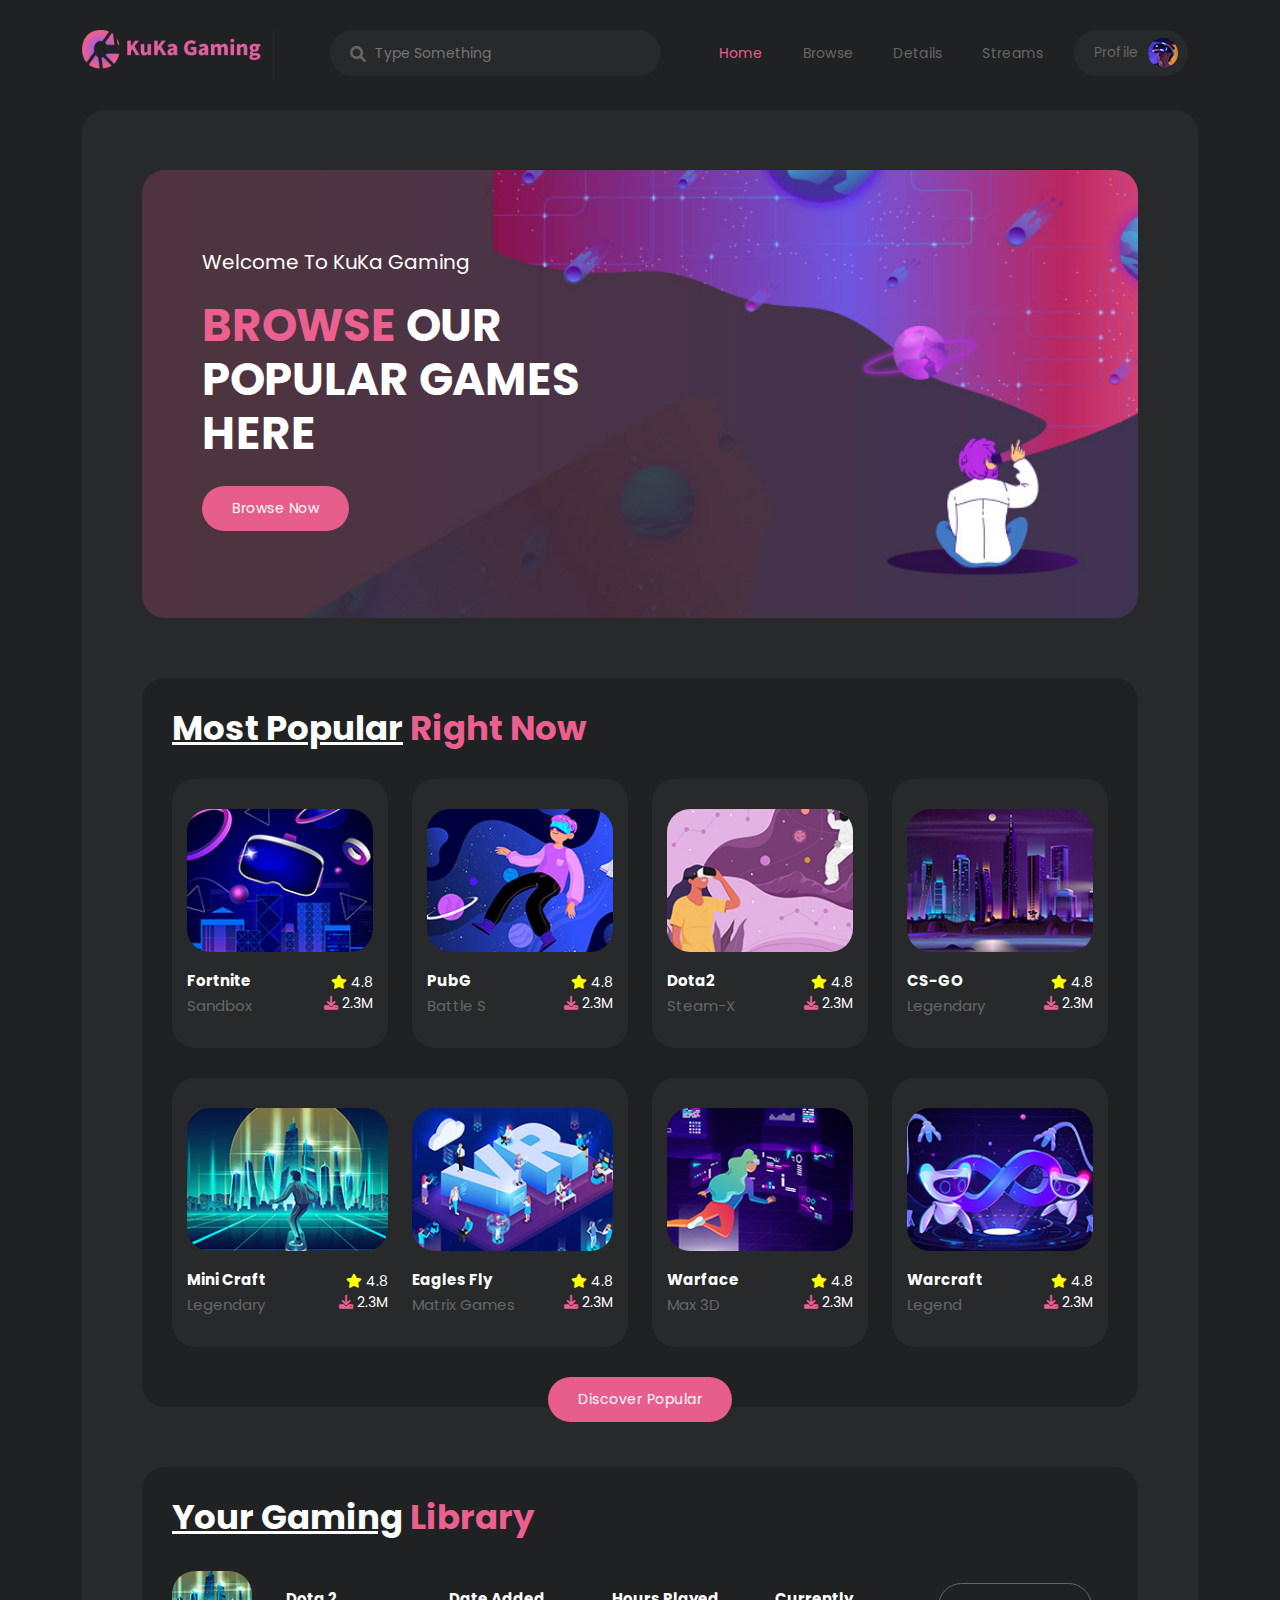
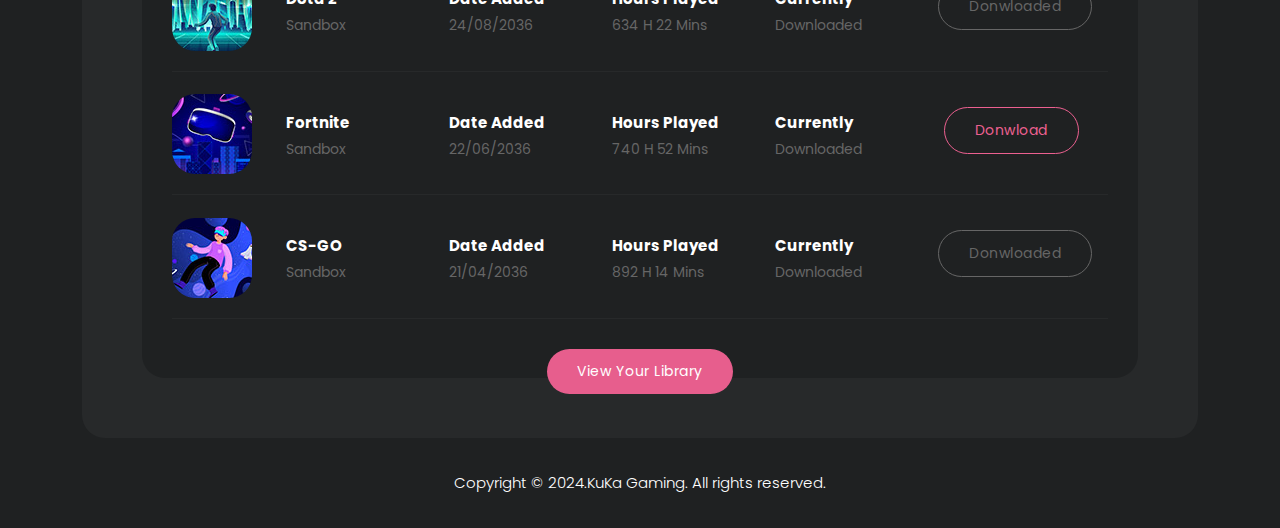
<file: index.html>
<!DOCTYPE html>
<html lang="en">

  <head>

    <meta charset="utf-8">
    <meta name="viewport" content="width=device-width, initial-scale=1, shrink-to-fit=no">
    <meta name="google-site-verification" content="_m6mgXlRehY-yIcQ6vzWqJpOAOoAwNb0aDSOTcNH4yo" />
    <link href="https://fonts.googleapis.com/css2?family=Poppins:wght@100;200;300;400;500;600;700;800;900&display=swap" rel="stylesheet">

    <title>KuKa Gaming - Have Fun!</title>

    <!-- Bootstrap core CSS -->
    <link href="vendor/bootstrap/css/bootstrap.min.css" rel="stylesheet">


    <!-- Additional CSS Files -->
    <link rel="stylesheet" href="assets/css/fontawesome.css">
    <link rel="stylesheet" href="assets/css/templatemo-cyborg-gaming.css">
    <link rel="stylesheet" href="assets/css/owl.css">
    <link rel="stylesheet" href="assets/css/animate.css">
    <link rel="stylesheet"href="assets/css/swiper-bundle.min.css"/>
<!--

TemplateMo 579 Cyborg Gaming



-->
  </head>

<body>

  <!-- ***** Preloader Start ***** -->
  <div id="js-preloader" class="js-preloader">
    <div class="preloader-inner">
      <span class="dot"></span>
      <div class="dots">
        <span></span>
        <span></span>
        <span></span>
      </div>
    </div>
  </div>
  <!-- ***** Preloader End ***** -->

  <!-- ***** Header Area Start ***** -->
  <header class="header-area header-sticky">
    <div class="container">
        <div class="row">
            <div class="col-12">
                <nav class="main-nav">
                    <!-- ***** Logo Start ***** -->
                    <a href="index.html" class="logo">
                        <img src="assets/images/logo.png" alt="">
                    </a>
                    <!-- ***** Logo End ***** -->
                    <!-- ***** Search End ***** -->
                    <div class="search-input">
                      <form id="search" action="#">
                        <input type="text" placeholder="Type Something" id='searchText' name="searchKeyword" onkeypress="handle" />
                        <i class="fa fa-search"></i>
                      </form>
                    </div>
                    <!-- ***** Search End ***** -->
                    <!-- ***** Menu Start ***** -->
                    <ul class="nav">
                        <li><a href="index.html" class="active">Home</a></li>
                        <li><a href="browse.html">Browse</a></li>
                        <li><a href="details.html">Details</a></li>
                        <li><a href="streams.html">Streams</a></li>
                        <li><a href="profile.html">Profile <img src="assets/images/profile-header.jpg" alt=""></a></li>
                    </ul>   
                    <a class='menu-trigger'>
                        <span>Menu</span>
                    </a>
                    <!-- ***** Menu End ***** -->
                </nav>
            </div>
        </div>
    </div>
  </header>
  <!-- ***** Header Area End ***** -->

  <div class="container">
    <div class="row">
      <div class="col-lg-12">
        <div class="page-content">

          <!-- ***** Banner Start ***** -->
          <div class="main-banner">
            <div class="row">
              <div class="col-lg-7">
                <div class="header-text">
                  <h6>Welcome To KuKa Gaming</h6>
                  <h4><em>Browse</em> Our Popular Games Here</h4>
                  <div class="main-button">
                    <a href="browse.html">Browse Now</a>
                  </div>
                </div>
              </div>
            </div>
          </div>
          <!-- ***** Banner End ***** -->

          <!-- ***** Most Popular Start ***** -->
          <div class="most-popular">
            <div class="row">
              <div class="col-lg-12">
                <div class="heading-section">
                  <h4><em>Most Popular</em> Right Now</h4>
                </div>
                <div class="row">
                  <div class="col-lg-3 col-sm-6">
                    <div class="item">
                      <img src="assets/images/popular-01.jpg" alt="">
                      <h4>Fortnite<br><span>Sandbox</span></h4>
                      <ul>
                        <li><i class="fa fa-star"></i> 4.8</li>
                        <li><i class="fa fa-download"></i> 2.3M</li>
                      </ul>
                    </div>
                  </div>
                  <div class="col-lg-3 col-sm-6">
                    <div class="item">
                      <img src="assets/images/popular-02.jpg" alt="">
                      <h4>PubG<br><span>Battle S</span></h4>
                      <ul>
                        <li><i class="fa fa-star"></i> 4.8</li>
                        <li><i class="fa fa-download"></i> 2.3M</li>
                      </ul>
                    </div>
                  </div>
                  <div class="col-lg-3 col-sm-6">
                    <div class="item">
                      <img src="assets/images/popular-03.jpg" alt="">
                      <h4>Dota2<br><span>Steam-X</span></h4>
                      <ul>
                        <li><i class="fa fa-star"></i> 4.8</li>
                        <li><i class="fa fa-download"></i> 2.3M</li>
                      </ul>
                    </div>
                  </div>
                  <div class="col-lg-3 col-sm-6">
                    <div class="item">
                      <img src="assets/images/popular-04.jpg" alt="">
                      <h4>CS-GO<br><span>Legendary</span></h4>
                      <ul>
                        <li><i class="fa fa-star"></i> 4.8</li>
                        <li><i class="fa fa-download"></i> 2.3M</li>
                      </ul>
                    </div>
                  </div>
                  <div class="col-lg-6">
                    <div class="item">
                      <div class="row">
                        <div class="col-lg-6 col-sm-6">
                          <div class="item inner-item">
                            <img src="assets/images/popular-05.jpg" alt="">
                            <h4>Mini Craft<br><span>Legendary</span></h4>
                            <ul>
                              <li><i class="fa fa-star"></i> 4.8</li>
                              <li><i class="fa fa-download"></i> 2.3M</li>
                            </ul>
                          </div>
                        </div>
                        <div class="col-lg-6 col-sm-6">
                          <div class="item">
                            <img src="assets/images/popular-06.jpg" alt="">
                            <h4>Eagles Fly<br><span>Matrix Games</span></h4>
                            <ul>
                              <li><i class="fa fa-star"></i> 4.8</li>
                              <li><i class="fa fa-download"></i> 2.3M</li>
                            </ul>
                          </div>
                        </div>
                      </div>
                    </div>
                  </div>
                  <div class="col-lg-3 col-sm-6">
                    <div class="item">
                      <img src="assets/images/popular-07.jpg" alt="">
                      <h4>Warface<br><span>Max 3D</span></h4>
                      <ul>
                        <li><i class="fa fa-star"></i> 4.8</li>
                        <li><i class="fa fa-download"></i> 2.3M</li>
                      </ul>
                    </div>
                  </div>
                  <div class="col-lg-3 col-sm-6">
                    <div class="item">
                      <img src="assets/images/popular-08.jpg" alt="">
                      <h4>Warcraft<br><span>Legend</span></h4>
                      <ul>
                        <li><i class="fa fa-star"></i> 4.8</li>
                        <li><i class="fa fa-download"></i> 2.3M</li>
                      </ul>
                    </div>
                  </div>
                  <div class="col-lg-12">
                    <div class="main-button">
                      <a href="browse.html">Discover Popular</a>
                    </div>
                  </div>
                </div>
              </div>
            </div>
          </div>
          <!-- ***** Most Popular End ***** -->

          <!-- ***** Gaming Library Start ***** -->
          <div class="gaming-library">
            <div class="col-lg-12">
              <div class="heading-section">
                <h4><em>Your Gaming</em> Library</h4>
              </div>
              <div class="item">
                <ul>
                  <li><img src="assets/images/game-01.jpg" alt="" class="templatemo-item"></li>
                  <li><h4>Dota 2</h4><span>Sandbox</span></li>
                  <li><h4>Date Added</h4><span>24/08/2036</span></li>
                  <li><h4>Hours Played</h4><span>634 H 22 Mins</span></li>
                  <li><h4>Currently</h4><span>Downloaded</span></li>
                  <li><div class="main-border-button border-no-active"><a href="#">Donwloaded</a></div></li>
                </ul>
              </div>
              <div class="item">
                <ul>
                  <li><img src="assets/images/game-02.jpg" alt="" class="templatemo-item"></li>
                  <li><h4>Fortnite</h4><span>Sandbox</span></li>
                  <li><h4>Date Added</h4><span>22/06/2036</span></li>
                  <li><h4>Hours Played</h4><span>740 H 52 Mins</span></li>
                  <li><h4>Currently</h4><span>Downloaded</span></li>
                  <li><div class="main-border-button"><a href="#">Donwload</a></div></li>
                </ul>
              </div>
              <div class="item last-item">
                <ul>
                  <li><img src="assets/images/game-03.jpg" alt="" class="templatemo-item"></li>
                  <li><h4>CS-GO</h4><span>Sandbox</span></li>
                  <li><h4>Date Added</h4><span>21/04/2036</span></li>
                  <li><h4>Hours Played</h4><span>892 H 14 Mins</span></li>
                  <li><h4>Currently</h4><span>Downloaded</span></li>
                  <li><div class="main-border-button border-no-active"><a href="#">Donwloaded</a></div></li>
                </ul>
              </div>
            </div>
            <div class="col-lg-12">
              <div class="main-button">
                <a href="profile.html">View Your Library</a>
              </div>
            </div>
          </div>
          <!-- ***** Gaming Library End ***** -->
        </div>
      </div>
    </div>
  </div>
  
  <footer>
    <div class="container">
      <div class="row">
        <div class="col-lg-12">
          <p>Copyright &copy; 2024.KuKa Gaming. All rights reserved.</p>
        </div>
      </div>
    </div>
  </footer>


  <!-- Scripts -->
  <!-- Bootstrap core JavaScript -->
  <script src="vendor/jquery/jquery.min.js"></script>
  <script src="vendor/bootstrap/js/bootstrap.min.js"></script>

  <script src="assets/js/isotope.min.js"></script>
  <script src="assets/js/owl-carousel.js"></script>
  <script src="assets/js/tabs.js"></script>
  <script src="assets/js/popup.js"></script>
  <script src="assets/js/custom.js"></script>


  </body>

</html>
</file>
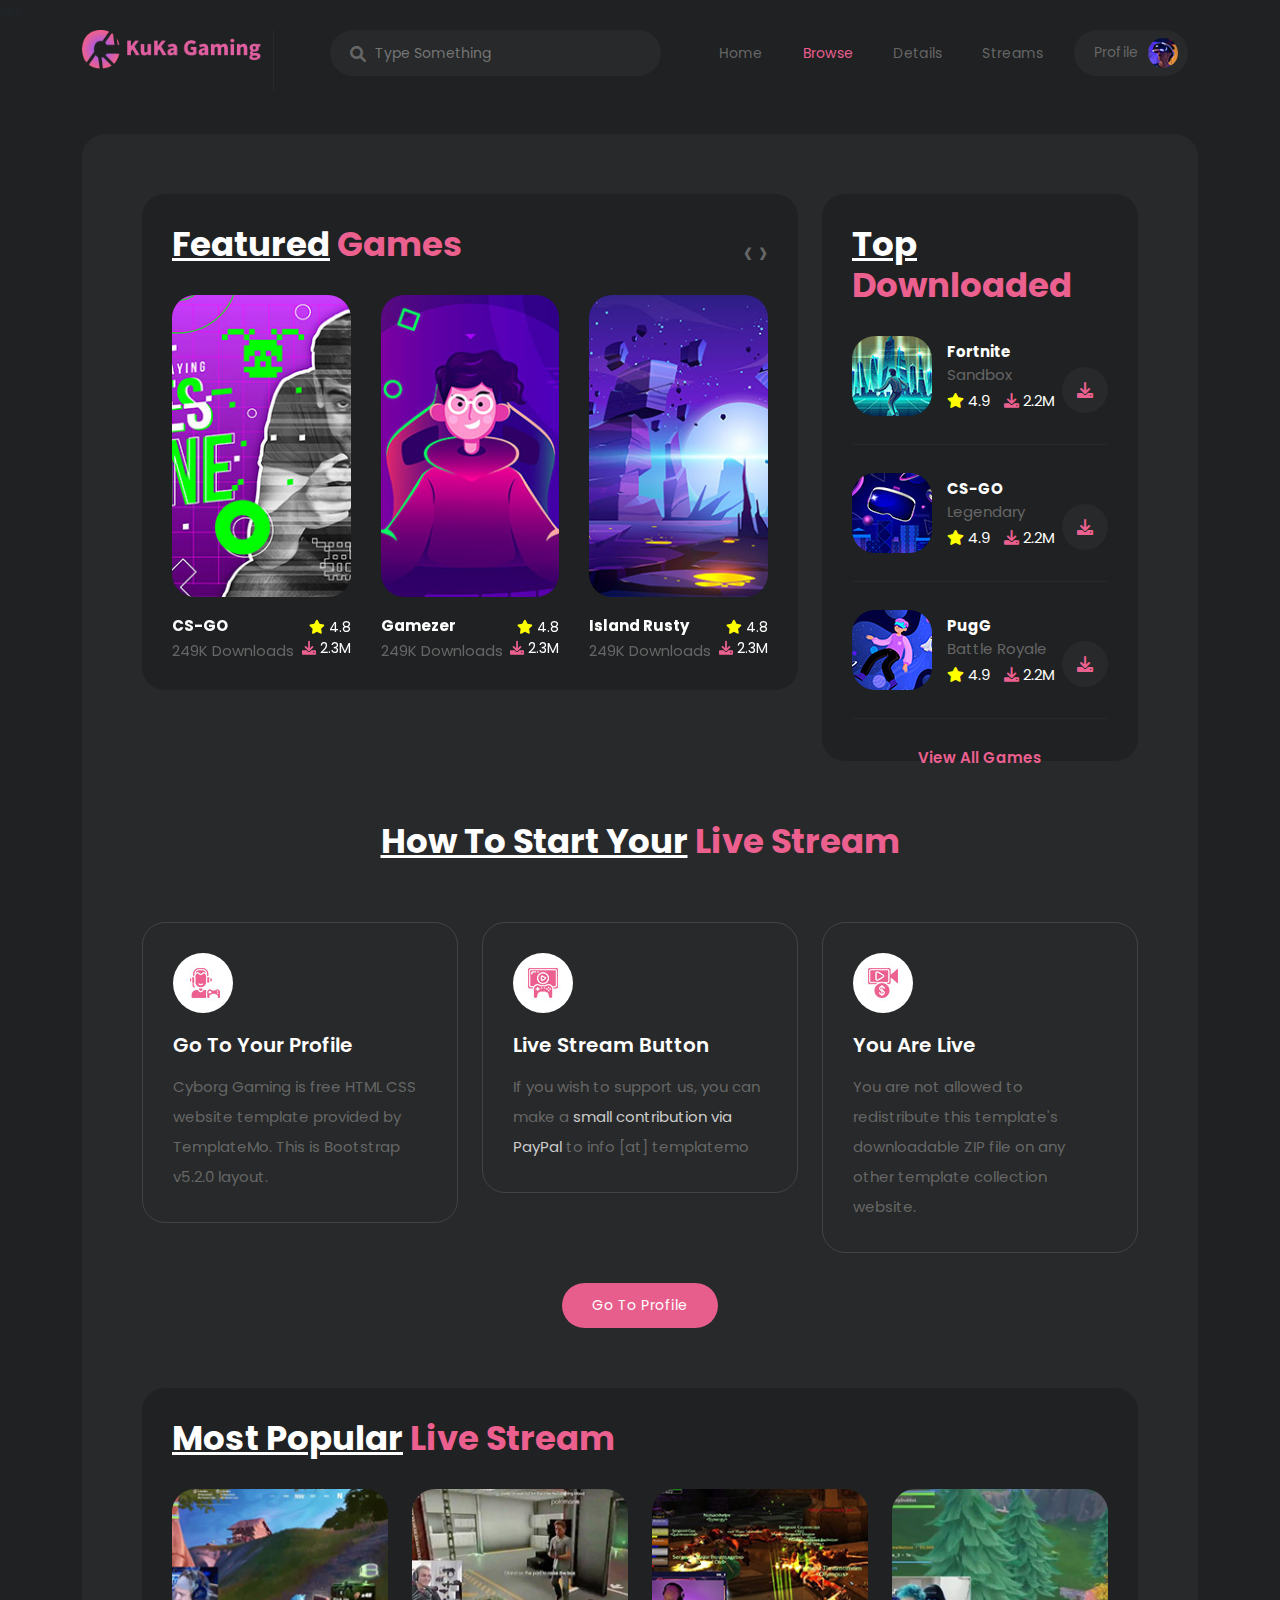
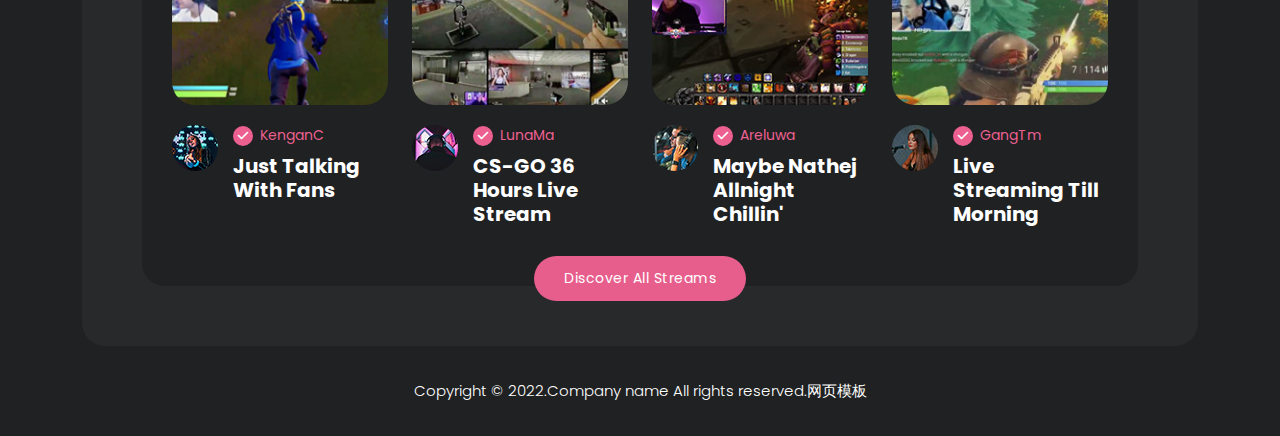
<file: browse.html>
aa<!DOCTYPE html>
<html lang="en">

  <head>

    <meta charset="utf-8">
    <meta name="viewport" content="width=device-width, initial-scale=1, shrink-to-fit=no">

    <link href="https://fonts.googleapis.com/css2?family=Poppins:wght@100;200;300;400;500;600;700;800;900&display=swap" rel="stylesheet">

    <title>Cyborg - Awesome HTML5 Template</title>

    <!-- Bootstrap core CSS -->
    <link href="vendor/bootstrap/css/bootstrap.min.css" rel="stylesheet">


    <!-- Additional CSS Files -->
    <link rel="stylesheet" href="assets/css/fontawesome.css">
    <link rel="stylesheet" href="assets/css/templatemo-cyborg-gaming.css">
    <link rel="stylesheet" href="assets/css/owl.css">
    <link rel="stylesheet" href="assets/css/animate.css">
    <link rel="stylesheet"href="assets/css/swiper-bundle.min.css"/>
<!--

TemplateMo 579 Cyborg Gaming



-->
  </head>

<body>

  <!-- ***** Preloader Start ***** -->
  <div id="js-preloader" class="js-preloader">
    <div class="preloader-inner">
      <span class="dot"></span>
      <div class="dots">
        <span></span>
        <span></span>
        <span></span>
      </div>
    </div>
  </div>
  <!-- ***** Preloader End ***** -->

  <!-- ***** Header Area Start ***** -->
  <header class="header-area header-sticky">
    <div class="container">
        <div class="row">
            <div class="col-12">
                <nav class="main-nav">
                    <!-- ***** Logo Start ***** -->
                    <a href="index.html" class="logo">
                        <img src="assets/images/logo.png" alt="">
                    </a>
                    <!-- ***** Logo End ***** -->
                    <!-- ***** Search End ***** -->
                    <div class="search-input">
                      <form id="search" action="#">
                        <input type="text" placeholder="Type Something" id='searchText' name="searchKeyword" onkeypress="handle" />
                        <i class="fa fa-search"></i>
                      </form>
                    </div>
                    <!-- ***** Search End ***** -->
                    <!-- ***** Menu Start ***** -->
                    <ul class="nav">
                        <li><a href="index.html">Home</a></li>
                        <li><a href="browse.html" class="active">Browse</a></li>
                        <li><a href="details.html">Details</a></li>
                        <li><a href="streams.html">Streams</a></li>
                        <li><a href="profile.html">Profile <img src="assets/images/profile-header.jpg" alt=""></a></li>
                    </ul>   
                    <a class='menu-trigger'>
                        <span>Menu</span>
                    </a>
                    <!-- ***** Menu End ***** -->
                </nav>
            </div>
        </div>
    </div>
  </header>
  <!-- ***** Header Area End ***** -->

  <div class="container">
    <div class="row">
      <div class="col-lg-12">
        <div class="page-content">

          <!-- ***** Featured Games Start ***** -->
          <div class="row">
            <div class="col-lg-8">
              <div class="featured-games header-text">
                <div class="heading-section">
                  <h4><em>Featured</em> Games</h4>
                </div>
                <div class="owl-features owl-carousel">
                  <div class="item">
                    <div class="thumb">
                      <img src="assets/images/featured-01.jpg" alt="">
                      <div class="hover-effect">
                        <h6>2.4K Streaming</h6>
                      </div>
                    </div>
                    <h4>CS-GO<br><span>249K Downloads</span></h4>
                    <ul>
                      <li><i class="fa fa-star"></i> 4.8</li>
                      <li><i class="fa fa-download"></i> 2.3M</li>
                    </ul>
                  </div>
                  <div class="item">
                    <div class="thumb">
                      <img src="assets/images/featured-02.jpg" alt="">
                      <div class="hover-effect">
                        <h6>2.4K Streaming</h6>
                      </div>
                    </div>
                    <h4>Gamezer<br><span>249K Downloads</span></h4>
                    <ul>
                      <li><i class="fa fa-star"></i> 4.8</li>
                      <li><i class="fa fa-download"></i> 2.3M</li>
                    </ul>
                  </div>
                  <div class="item">
                    <div class="thumb">
                      <img src="assets/images/featured-03.jpg" alt="">
                      <div class="hover-effect">
                        <h6>2.4K Streaming</h6>
                      </div>
                    </div>
                    <h4>Island Rusty<br><span>249K Downloads</span></h4>
                    <ul>
                      <li><i class="fa fa-star"></i> 4.8</li>
                      <li><i class="fa fa-download"></i> 2.3M</li>
                    </ul>
                  </div>
                  <div class="item">
                    <div class="thumb">
                      <img src="assets/images/featured-01.jpg" alt="">
                      <div class="hover-effect">
                        <h6>2.4K Streaming</h6>
                      </div>
                    </div>
                    <h4>CS-GO<br><span>249K Downloads</span></h4>
                    <ul>
                      <li><i class="fa fa-star"></i> 4.8</li>
                      <li><i class="fa fa-download"></i> 2.3M</li>
                    </ul>
                  </div>
                  <div class="item">
                    <div class="thumb">
                      <img src="assets/images/featured-02.jpg" alt="">
                      <div class="hover-effect">
                        <h6>2.4K Streaming</h6>
                      </div>
                    </div>
                    <h4>Gamezer<br><span>249K Downloads</span></h4>
                    <ul>
                      <li><i class="fa fa-star"></i> 4.8</li>
                      <li><i class="fa fa-download"></i> 2.3M</li>
                    </ul>
                  </div>
                  <div class="item">
                    <div class="thumb">
                      <img src="assets/images/featured-03.jpg" alt="">
                      <div class="hover-effect">
                        <h6>2.4K Streaming</h6>
                      </div>
                    </div>
                    <h4>Island Rusty<br><span>249K Downloads</span></h4>
                    <ul>
                      <li><i class="fa fa-star"></i> 4.8</li>
                      <li><i class="fa fa-download"></i> 2.3M</li>
                    </ul>
                  </div>
                </div>
              </div>
            </div>
            <div class="col-lg-4">
              <div class="top-downloaded">
                <div class="heading-section">
                  <h4><em>Top</em> Downloaded</h4>
                </div>
                <ul>
                  <li>
                    <img src="assets/images/game-01.jpg" alt="" class="templatemo-item">
                    <h4>Fortnite</h4>
                    <h6>Sandbox</h6>
                    <span><i class="fa fa-star" style="color: yellow;"></i> 4.9</span>
                    <span><i class="fa fa-download" style="color: #ec6090;"></i> 2.2M</span>
                    <div class="download">
                      <a href="#"><i class="fa fa-download"></i></a>
                    </div>
                  </li>
                  <li>
                    <img src="assets/images/game-02.jpg" alt="" class="templatemo-item">
                    <h4>CS-GO</h4>
                    <h6>Legendary</h6>
                    <span><i class="fa fa-star" style="color: yellow;"></i> 4.9</span>
                    <span><i class="fa fa-download" style="color: #ec6090;"></i> 2.2M</span>
                    <div class="download">
                      <a href="#"><i class="fa fa-download"></i></a>
                    </div>
                  </li>
                  <li>
                    <img src="assets/images/game-03.jpg" alt="" class="templatemo-item">
                    <h4>PugG</h4>
                    <h6>Battle Royale</h6>
                    <span><i class="fa fa-star" style="color: yellow;"></i> 4.9</span>
                    <span><i class="fa fa-download" style="color: #ec6090;"></i> 2.2M</span>
                    <div class="download">
                      <a href="#"><i class="fa fa-download"></i></a>
                    </div>
                  </li>
                </ul>
                <div class="text-button">
                  <a href="profile.html">View All Games</a>
                </div>
              </div>
            </div>
          </div>
          <!-- ***** Featured Games End ***** -->

          <!-- ***** Start Stream Start ***** -->
          <div class="start-stream">
            <div class="col-lg-12">
              <div class="heading-section">
                <h4><em>How To Start Your</em> Live Stream</h4>
              </div>
              <div class="row">
                <div class="col-lg-4">
                  <div class="item">
                    <div class="icon">
                      <img src="assets/images/service-01.jpg" alt="" style="max-width: 60px; border-radius: 50%;">
                    </div>
                    <h4>Go To Your Profile</h4>
                    <p>Cyborg Gaming is free HTML CSS website template provided by TemplateMo. This is Bootstrap v5.2.0 layout.</p>
                  </div>
                </div>
                <div class="col-lg-4">
                  <div class="item">
                    <div class="icon">
                      <img src="assets/images/service-02.jpg" alt="" style="max-width: 60px; border-radius: 50%;">
                    </div>
                    <h4>Live Stream Button</h4>
                    <p>If you wish to support us, you can make a <a href="#" target="_blank">small contribution via PayPal</a> to info [at] templatemo</p>
                  </div>
                </div>
                <div class="col-lg-4">
                  <div class="item">
                    <div class="icon">
                      <img src="assets/images/service-03.jpg" alt="" style="max-width: 60px; border-radius: 50%;">
                    </div>
                    <h4>You Are Live</h4>
                    <p>You are not allowed to redistribute this template's downloadable ZIP file on any other template collection website.</p>
                  </div>
                </div>
                <div class="col-lg-12">
                  <div class="main-button">
                    <a href="profile.html">Go To Profile</a>
                  </div>
                </div>
              </div>
            </div>
          </div>
          <!-- ***** Start Stream End ***** -->

          <!-- ***** Live Stream Start ***** -->
          <div class="live-stream">
            <div class="col-lg-12">
              <div class="heading-section">
                <h4><em>Most Popular</em> Live Stream</h4>
              </div>
            </div>
            <div class="row">
              <div class="col-lg-3 col-sm-6">
                <div class="item">
                  <div class="thumb">
                    <img src="assets/images/stream-01.jpg" alt="">
                    <div class="hover-effect">
                      <div class="content">
                        <div class="live">
                          <a href="#">Live</a>
                        </div>
                        <ul>
                          <li><a href="#"><i class="fa fa-eye"></i> 1.2K</a></li>
                          <li><a href="#"><i class="fa fa-gamepad"></i> CS-GO</a></li>
                        </ul>
                      </div>
                    </div>
                  </div>
                  <div class="down-content">
                    <div class="avatar">
                      <img src="assets/images/avatar-01.jpg" alt="" style="max-width: 46px; border-radius: 50%; float: left;">
                    </div>
                    <span><i class="fa fa-check"></i> KenganC</span>
                    <h4>Just Talking With Fans</h4>
                  </div> 
                </div>
              </div>
              <div class="col-lg-3 col-sm-6">
                <div class="item">
                  <div class="thumb">
                    <img src="assets/images/stream-02.jpg" alt="">
                    <div class="hover-effect">
                      <div class="content">
                        <div class="live">
                          <a href="#">Live</a>
                        </div>
                        <ul>
                          <li><a href="#"><i class="fa fa-eye"></i> 1.2K</a></li>
                          <li><a href="#"><i class="fa fa-gamepad"></i> CS-GO</a></li>
                        </ul>
                      </div>
                    </div>
                  </div>
                  <div class="down-content">
                    <div class="avatar">
                      <img src="assets/images/avatar-02.jpg" alt="" style="max-width: 46px; border-radius: 50%; float: left;">
                    </div>
                    <span><i class="fa fa-check"></i> LunaMa</span>
                    <h4>CS-GO 36 Hours Live Stream</h4>
                  </div> 
                </div>
              </div>
              <div class="col-lg-3 col-sm-6">
                <div class="item">
                  <div class="thumb">
                    <img src="assets/images/stream-03.jpg" alt="">
                    <div class="hover-effect">
                      <div class="content">
                        <div class="live">
                          <a href="#">Live</a>
                        </div>
                        <ul>
                          <li><a href="#"><i class="fa fa-eye"></i> 1.2K</a></li>
                          <li><a href="#"><i class="fa fa-gamepad"></i> CS-GO</a></li>
                        </ul>
                      </div>
                    </div>
                  </div>
                  <div class="down-content">
                    <div class="avatar">
                      <img src="assets/images/avatar-03.jpg" alt="" style="max-width: 46px; border-radius: 50%; float: left;">
                    </div>
                    <span><i class="fa fa-check"></i> Areluwa</span>
                    <h4>Maybe Nathej Allnight Chillin'</h4>
                  </div> 
                </div>
              </div>
              <div class="col-lg-3 col-sm-6">
                <div class="item">
                  <div class="thumb">
                    <img src="assets/images/stream-04.jpg" alt="">
                    <div class="hover-effect">
                      <div class="content">
                        <div class="live">
                          <a href="#">Live</a>
                        </div>
                        <ul>
                          <li><a href="#"><i class="fa fa-eye"></i> 1.2K</a></li>
                          <li><a href="#"><i class="fa fa-gamepad"></i> CS-GO</a></li>
                        </ul>
                      </div>
                    </div>
                  </div>
                  <div class="down-content">
                    <div class="avatar">
                      <img src="assets/images/avatar-04.jpg" alt="" style="max-width: 46px; border-radius: 50%; float: left;">
                    </div>
                    <span><i class="fa fa-check"></i> GangTm</span>
                    <h4>Live Streaming Till Morning</h4>
                  </div> 
                </div>
              </div>
              <div class="col-lg-12">
                <div class="main-button">
                  <a href="streams.html">Discover All Streams</a>
                </div>
              </div>
            </div>
          </div>
          <!-- ***** Live Stream End ***** -->

        </div>
      </div>
    </div>
  </div>
  
  <footer>
    <div class="container">
      <div class="row">
        <div class="col-lg-12">
          <p>Copyright &copy; 2022.Company name All rights reserved.<a target="_blank" href="https://sc.chinaz.com/moban/">&#x7F51;&#x9875;&#x6A21;&#x677F;</a> 
          
          </p>
        </div>
      </div>
    </div>
  </footer>


  <!-- Scripts -->
  <!-- Bootstrap core JavaScript -->
  <script src="vendor/jquery/jquery.min.js"></script>
  <script src="vendor/bootstrap/js/bootstrap.min.js"></script>

  <script src="assets/js/isotope.min.js"></script>
  <script src="assets/js/owl-carousel.js"></script>
  <script src="assets/js/tabs.js"></script>
  <script src="assets/js/popup.js"></script>
  <script src="assets/js/custom.js"></script>


  </body>

</html>
</file>
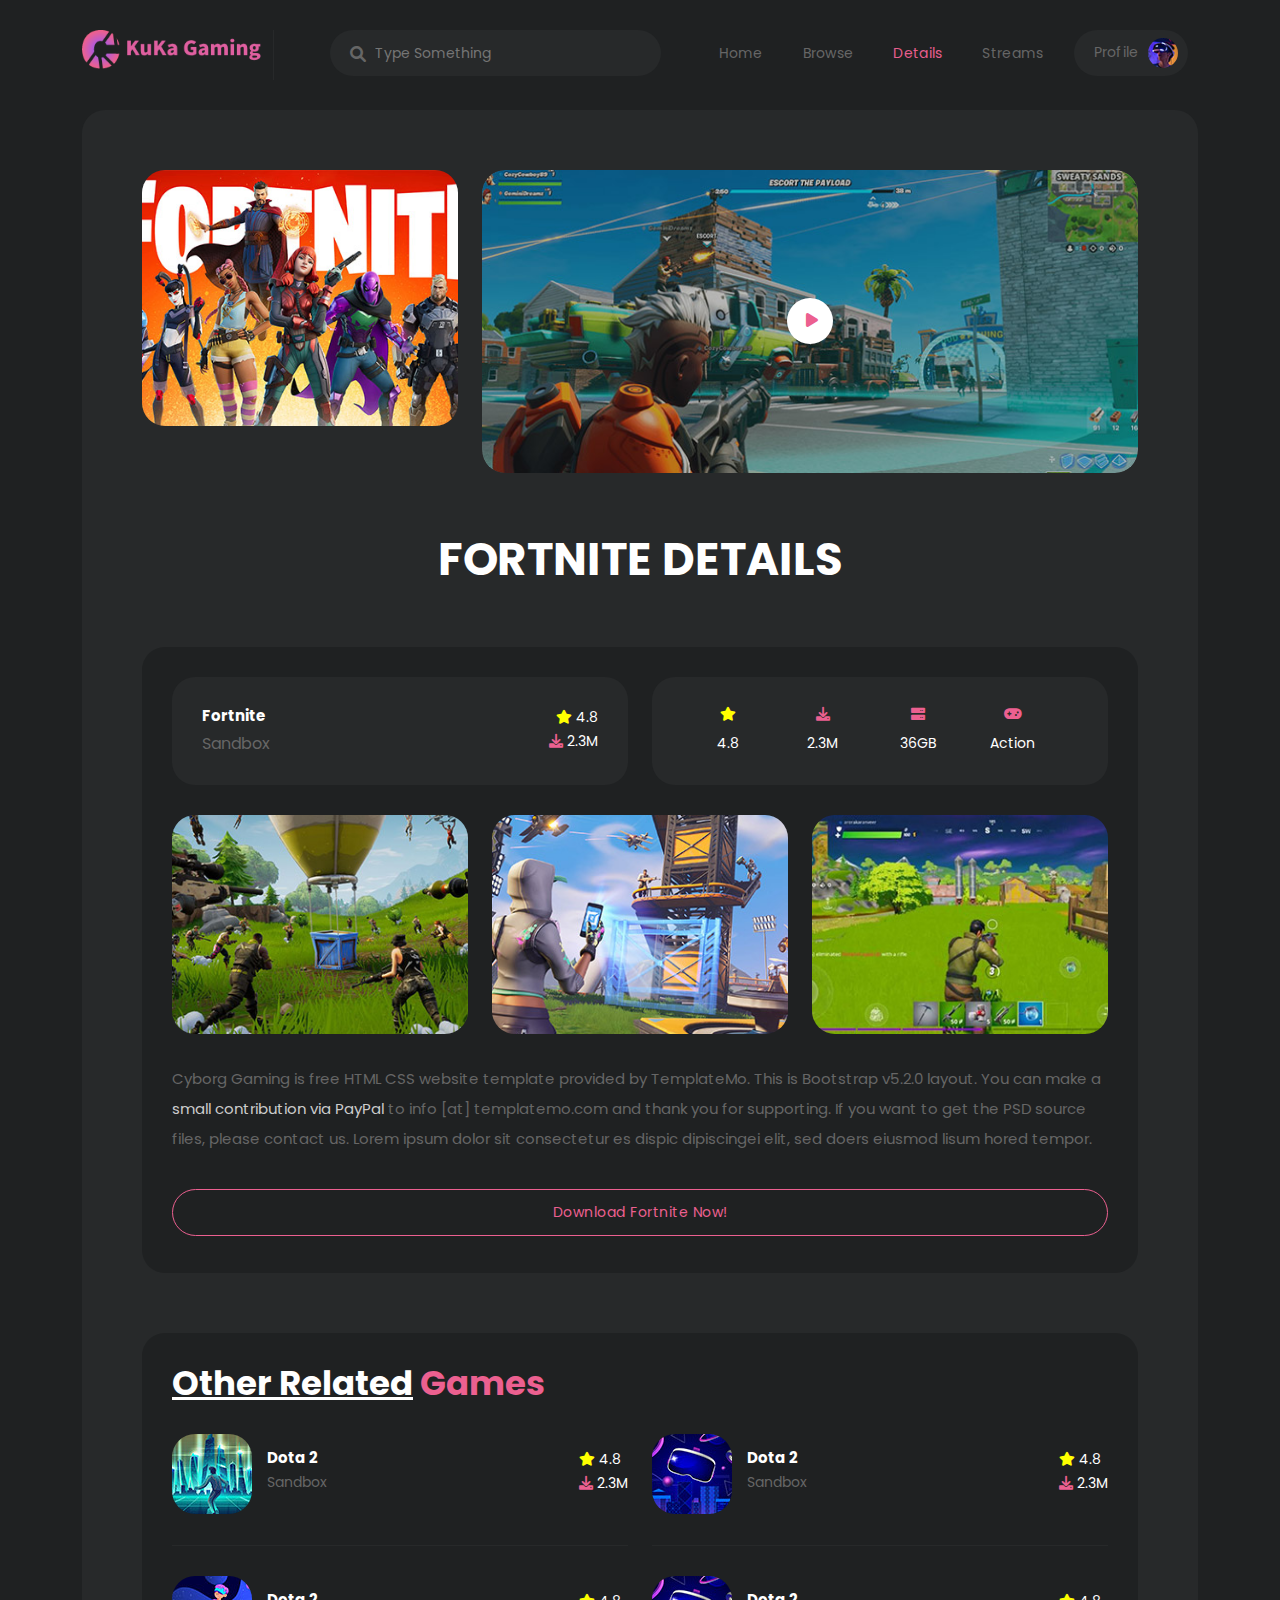
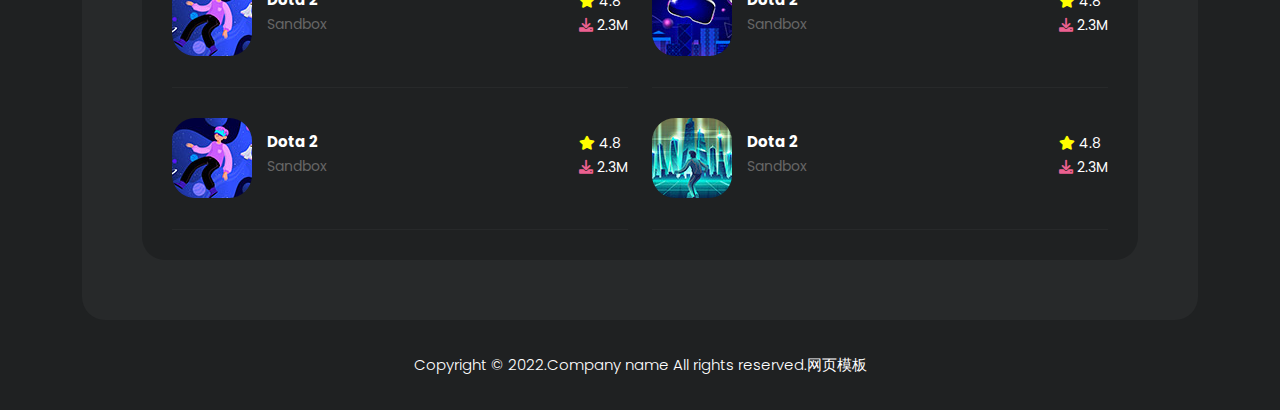
<file: details.html>
<!DOCTYPE html>
<html lang="en">

  <head>

    <meta charset="utf-8">
    <meta name="viewport" content="width=device-width, initial-scale=1, shrink-to-fit=no">

    <link href="https://fonts.googleapis.com/css2?family=Poppins:wght@100;200;300;400;500;600;700;800;900&display=swap" rel="stylesheet">

    <title>Cyborg - Awesome HTML5 Template</title>

    <!-- Bootstrap core CSS -->
    <link href="vendor/bootstrap/css/bootstrap.min.css" rel="stylesheet">


    <!-- Additional CSS Files -->
    <link rel="stylesheet" href="assets/css/fontawesome.css">
    <link rel="stylesheet" href="assets/css/templatemo-cyborg-gaming.css">
    <link rel="stylesheet" href="assets/css/owl.css">
    <link rel="stylesheet" href="assets/css/animate.css">
    <link rel="stylesheet"href="assets/css/swiper-bundle.min.css"/>
<!--

TemplateMo 579 Cyborg Gaming



-->
  </head>

<body>

  <!-- ***** Preloader Start ***** -->
  <div id="js-preloader" class="js-preloader">
    <div class="preloader-inner">
      <span class="dot"></span>
      <div class="dots">
        <span></span>
        <span></span>
        <span></span>
      </div>
    </div>
  </div>
  <!-- ***** Preloader End ***** -->

  <!-- ***** Header Area Start ***** -->
  <header class="header-area header-sticky">
    <div class="container">
        <div class="row">
            <div class="col-12">
                <nav class="main-nav">
                    <!-- ***** Logo Start ***** -->
                    <a href="index.html" class="logo">
                        <img src="assets/images/logo.png" alt="">
                    </a>
                    <!-- ***** Logo End ***** -->
                    <!-- ***** Search End ***** -->
                    <div class="search-input">
                      <form id="search" action="#">
                        <input type="text" placeholder="Type Something" id='searchText' name="searchKeyword" onkeypress="handle" />
                        <i class="fa fa-search"></i>
                      </form>
                    </div>
                    <!-- ***** Search End ***** -->
                    <!-- ***** Menu Start ***** -->
                    <ul class="nav">
                        <li><a href="index.html">Home</a></li>
                        <li><a href="browse.html">Browse</a></li>
                        <li><a href="details.html" class="active">Details</a></li>
                        <li><a href="streams.html">Streams</a></li>
                        <li><a href="profile.html">Profile <img src="assets/images/profile-header.jpg" alt=""></a></li>
                    </ul>   
                    <a class='menu-trigger'>
                        <span>Menu</span>
                    </a>
                    <!-- ***** Menu End ***** -->
                </nav>
            </div>
        </div>
    </div>
  </header>
  <!-- ***** Header Area End ***** -->

  <div class="container">
    <div class="row">
      <div class="col-lg-12">
        <div class="page-content">

          <!-- ***** Featured Start ***** -->
          <div class="row">
            <div class="col-lg-12">
              <div class="feature-banner header-text">
                <div class="row">
                  <div class="col-lg-4">
                    <img src="assets/images/feature-left.jpg" alt="" style="border-radius: 23px;">
                  </div>
                  <div class="col-lg-8">
                    <div class="thumb">
                      <img src="assets/images/feature-right.jpg" alt="" style="border-radius: 23px;">
                      <a href="#" target="_blank"><i class="fa fa-play"></i></a>
                    </div>
                  </div>
                </div>
              </div>
            </div>
          </div>
          <!-- ***** Featured End ***** -->

          <!-- ***** Details Start ***** -->
          <div class="game-details">
            <div class="row">
              <div class="col-lg-12">
                <h2>Fortnite Details</h2>
              </div>
              <div class="col-lg-12">
                <div class="content">
                  <div class="row">
                    <div class="col-lg-6">
                      <div class="left-info">
                        <div class="left">
                          <h4>Fortnite</h4>
                          <span>Sandbox</span>
                        </div>
                        <ul>
                          <li><i class="fa fa-star"></i> 4.8</li>
                          <li><i class="fa fa-download"></i> 2.3M</li>
                        </ul>
                      </div>
                    </div>
                    <div class="col-lg-6">
                      <div class="right-info">
                        <ul>
                          <li><i class="fa fa-star"></i> 4.8</li>
                          <li><i class="fa fa-download"></i> 2.3M</li>
                          <li><i class="fa fa-server"></i> 36GB</li>
                          <li><i class="fa fa-gamepad"></i> Action</li>
                        </ul>
                      </div>
                    </div>
                    <div class="col-lg-4">
                      <img src="assets/images/details-01.jpg" alt="" style="border-radius: 23px; margin-bottom: 30px;">
                    </div>
                    <div class="col-lg-4">
                      <img src="assets/images/details-02.jpg" alt="" style="border-radius: 23px; margin-bottom: 30px;">
                    </div>
                    <div class="col-lg-4">
                      <img src="assets/images/details-03.jpg" alt="" style="border-radius: 23px; margin-bottom: 30px;">
                    </div>
                    <div class="col-lg-12">
                      <p>Cyborg Gaming is free HTML CSS website template provided by TemplateMo. This is Bootstrap v5.2.0 layout. You can make a <a href="#" target="_blank">small contribution via PayPal</a> to info [at] templatemo.com and thank you for supporting. If you want to get the PSD source files, please contact us. Lorem ipsum dolor sit consectetur es dispic dipiscingei elit, sed doers eiusmod lisum hored tempor.</p>
                    </div>
                    <div class="col-lg-12">
                      <div class="main-border-button">
                        <a href="#">Download Fortnite Now!</a>
                      </div>
                    </div>
                  </div>
                </div>
              </div>
            </div>
          </div>
          <!-- ***** Details End ***** -->

          <!-- ***** Other Start ***** -->
          <div class="other-games">
            <div class="row">
              <div class="col-lg-12">
                <div class="heading-section">
                  <h4><em>Other Related</em> Games</h4>
                </div>
              </div>
              <div class="col-lg-6">
                <div class="item">
                  <img src="assets/images/game-01.jpg" alt="" class="templatemo-item">
                  <h4>Dota 2</h4><span>Sandbox</span>
                  <ul>
                    <li><i class="fa fa-star"></i> 4.8</li>
                    <li><i class="fa fa-download"></i> 2.3M</li>
                  </ul>
                </div>
              </div>
              <div class="col-lg-6">
                <div class="item">
                  <img src="assets/images/game-02.jpg" alt="" class="templatemo-item">
                  <h4>Dota 2</h4><span>Sandbox</span>
                  <ul>
                    <li><i class="fa fa-star"></i> 4.8</li>
                    <li><i class="fa fa-download"></i> 2.3M</li>
                  </ul>
                </div>
              </div>
              <div class="col-lg-6">
                <div class="item">
                  <img src="assets/images/game-03.jpg" alt="" class="templatemo-item">
                  <h4>Dota 2</h4><span>Sandbox</span>
                  <ul>
                    <li><i class="fa fa-star"></i> 4.8</li>
                    <li><i class="fa fa-download"></i> 2.3M</li>
                  </ul>
                </div>
              </div>
              <div class="col-lg-6">
                <div class="item">
                  <img src="assets/images/game-02.jpg" alt="" class="templatemo-item">
                  <h4>Dota 2</h4><span>Sandbox</span>
                  <ul>
                    <li><i class="fa fa-star"></i> 4.8</li>
                    <li><i class="fa fa-download"></i> 2.3M</li>
                  </ul>
                </div>
              </div>
              <div class="col-lg-6">
                <div class="item">
                  <img src="assets/images/game-03.jpg" alt="" class="templatemo-item">
                  <h4>Dota 2</h4><span>Sandbox</span>
                  <ul>
                    <li><i class="fa fa-star"></i> 4.8</li>
                    <li><i class="fa fa-download"></i> 2.3M</li>
                  </ul>
                </div>
              </div>
              <div class="col-lg-6">
                <div class="item">
                  <img src="assets/images/game-01.jpg" alt="" class="templatemo-item">
                  <h4>Dota 2</h4><span>Sandbox</span>
                  <ul>
                    <li><i class="fa fa-star"></i> 4.8</li>
                    <li><i class="fa fa-download"></i> 2.3M</li>
                  </ul>
                </div>
              </div>
            </div>
          </div>
          <!-- ***** Other End ***** -->

        </div>
      </div>
    </div>
  </div>
  
  <footer>
    <div class="container">
      <div class="row">
        <div class="col-lg-12">
          <p>Copyright &copy; 2022.Company name All rights reserved.<a target="_blank" href="https://sc.chinaz.com/moban/">&#x7F51;&#x9875;&#x6A21;&#x677F;</a> 
          
          </p>
        </div>
      </div>
    </div>
  </footer>


  <!-- Scripts -->
  <!-- Bootstrap core JavaScript -->
  <script src="vendor/jquery/jquery.min.js"></script>
  <script src="vendor/bootstrap/js/bootstrap.min.js"></script>

  <script src="assets/js/isotope.min.js"></script>
  <script src="assets/js/owl-carousel.js"></script>
  <script src="assets/js/tabs.js"></script>
  <script src="assets/js/popup.js"></script>
  <script src="assets/js/custom.js"></script>


  </body>

</html>
</file>
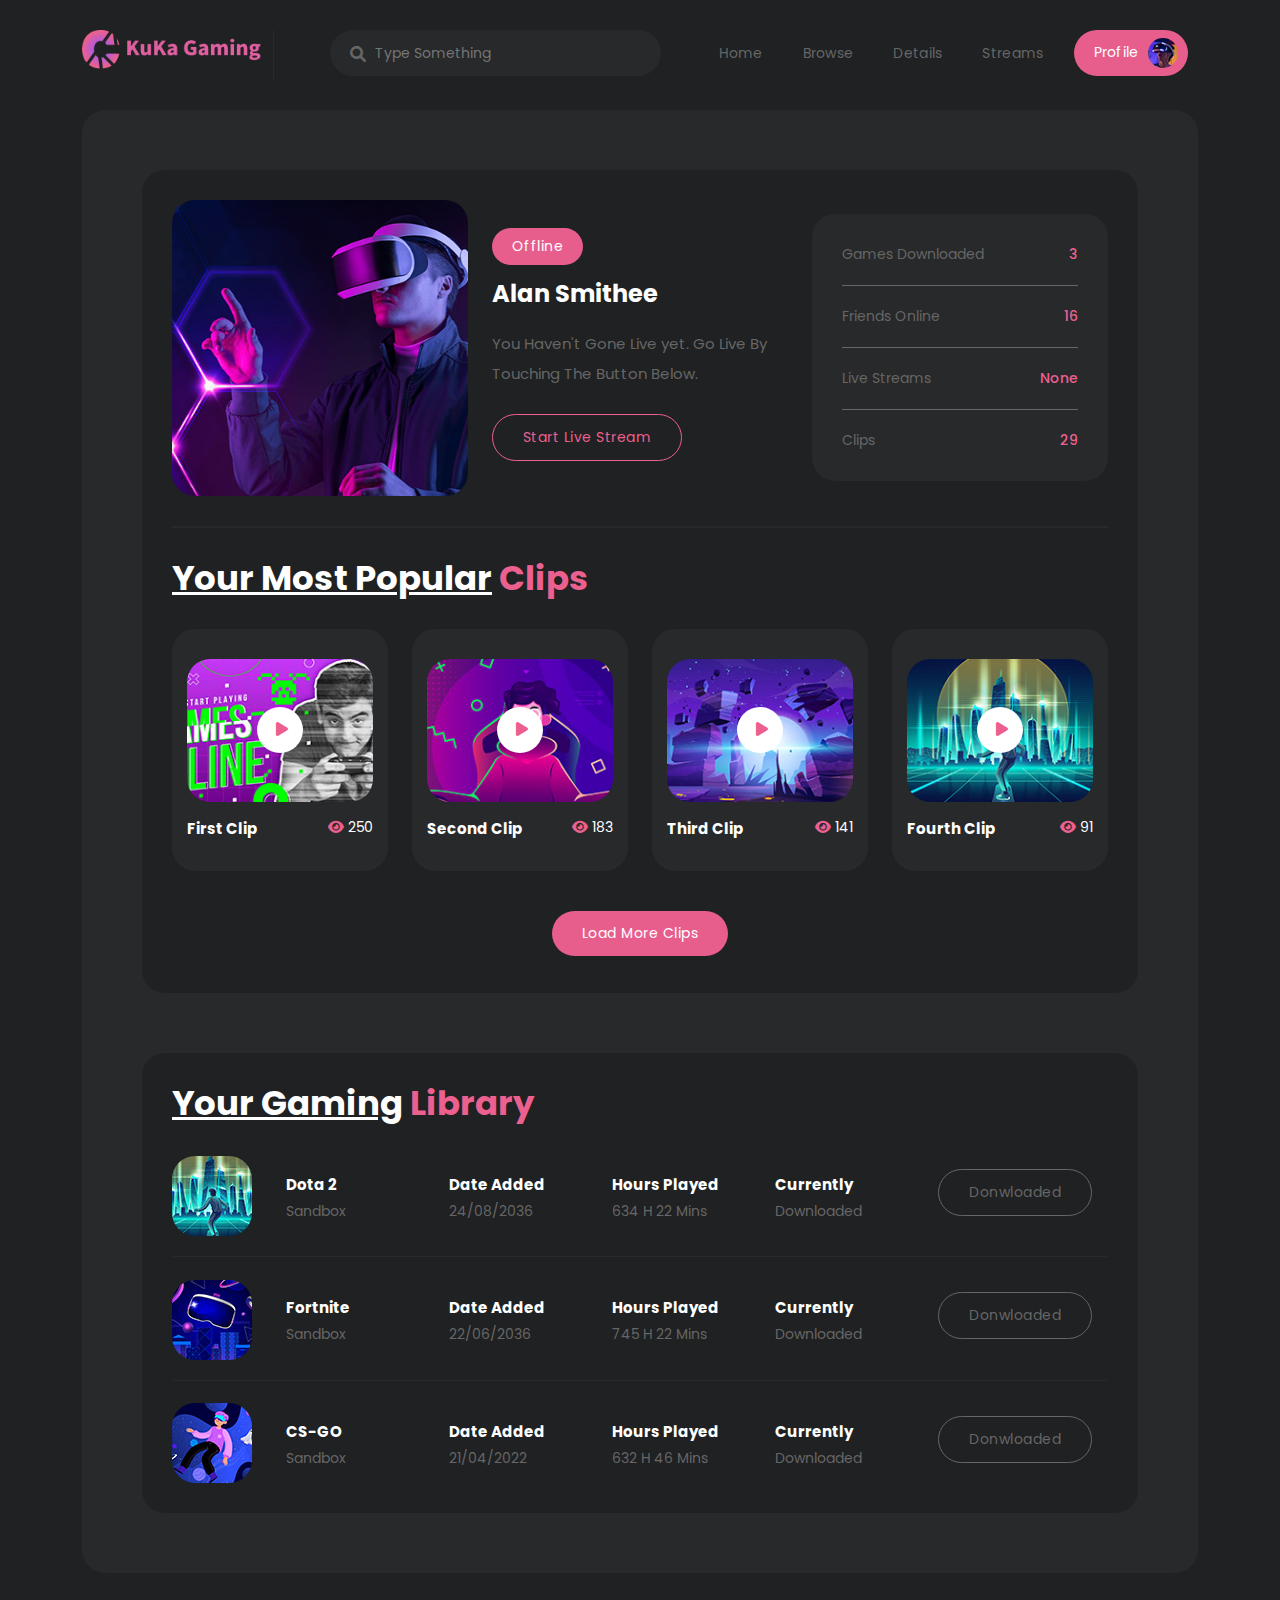
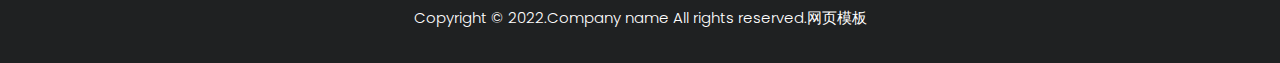
<file: profile.html>
<!DOCTYPE html>
<html lang="en">

  <head>

    <meta charset="utf-8">
    <meta name="viewport" content="width=device-width, initial-scale=1, shrink-to-fit=no">

    <link href="https://fonts.googleapis.com/css2?family=Poppins:wght@100;200;300;400;500;600;700;800;900&display=swap" rel="stylesheet">

    <title>Cyborg - Awesome HTML5 Template</title>

    <!-- Bootstrap core CSS -->
    <link href="vendor/bootstrap/css/bootstrap.min.css" rel="stylesheet">


    <!-- Additional CSS Files -->
    <link rel="stylesheet" href="assets/css/fontawesome.css">
    <link rel="stylesheet" href="assets/css/templatemo-cyborg-gaming.css">
    <link rel="stylesheet" href="assets/css/owl.css">
    <link rel="stylesheet" href="assets/css/animate.css">
    <link rel="stylesheet"href="assets/css/swiper-bundle.min.css"/>
<!--

TemplateMo 579 Cyborg Gaming



-->
  </head>

<body>

  <!-- ***** Preloader Start ***** -->
  <div id="js-preloader" class="js-preloader">
    <div class="preloader-inner">
      <span class="dot"></span>
      <div class="dots">
        <span></span>
        <span></span>
        <span></span>
      </div>
    </div>
  </div>
  <!-- ***** Preloader End ***** -->

  <!-- ***** Header Area Start ***** -->
  <header class="header-area header-sticky">
    <div class="container">
        <div class="row">
            <div class="col-12">
                <nav class="main-nav">
                    <!-- ***** Logo Start ***** -->
                    <a href="index.html" class="logo">
                        <img src="assets/images/logo.png" alt="">
                    </a>
                    <!-- ***** Logo End ***** -->
                    <!-- ***** Search End ***** -->
                    <div class="search-input">
                      <form id="search" action="#">
                        <input type="text" placeholder="Type Something" id='searchText' name="searchKeyword" onkeypress="handle" />
                        <i class="fa fa-search"></i>
                      </form>
                    </div>
                    <!-- ***** Search End ***** -->
                    <!-- ***** Menu Start ***** -->
                    <ul class="nav">
                        <li><a href="index.html">Home</a></li>
                        <li><a href="browse.html">Browse</a></li>
                        <li><a href="details.html">Details</a></li>
                        <li><a href="streams.html">Streams</a></li>
                        <li><a href="profile.html" class="active">Profile <img src="assets/images/profile-header.jpg" alt=""></a></li>
                    </ul>   
                    <a class='menu-trigger'>
                        <span>Menu</span>
                    </a>
                    <!-- ***** Menu End ***** -->
                </nav>
            </div>
        </div>
    </div>
  </header>
  <!-- ***** Header Area End ***** -->

  <div class="container">
    <div class="row">
      <div class="col-lg-12">
        <div class="page-content">

          <!-- ***** Banner Start ***** -->
          <div class="row">
            <div class="col-lg-12">
              <div class="main-profile ">
                <div class="row">
                  <div class="col-lg-4">
                    <img src="assets/images/profile.jpg" alt="" style="border-radius: 23px;">
                  </div>
                  <div class="col-lg-4 align-self-center">
                    <div class="main-info header-text">
                      <span>Offline</span>
                      <h4>Alan Smithee</h4>
                      <p>You Haven't Gone Live yet. Go Live By Touching The Button Below.</p>
                      <div class="main-border-button">
                        <a href="#">Start Live Stream</a>
                      </div>
                    </div>
                  </div>
                  <div class="col-lg-4 align-self-center">
                    <ul>
                      <li>Games Downloaded <span>3</span></li>
                      <li>Friends Online <span>16</span></li>
                      <li>Live Streams <span>None</span></li>
                      <li>Clips <span>29</span></li>
                    </ul>
                  </div>
                </div>
                <div class="row">
                  <div class="col-lg-12">
                    <div class="clips">
                      <div class="row">
                        <div class="col-lg-12">
                          <div class="heading-section">
                            <h4><em>Your Most Popular</em> Clips</h4>
                          </div>
                        </div>
                        <div class="col-lg-3 col-sm-6">
                          <div class="item">
                            <div class="thumb">
                              <img src="assets/images/clip-01.jpg" alt="" style="border-radius: 23px;">
                              <a href="#" target="_blank"><i class="fa fa-play"></i></a>
                            </div>
                            <div class="down-content">
                              <h4>First Clip</h4>
                              <span><i class="fa fa-eye"></i> 250</span>
                            </div>
                          </div>
                        </div>
                        <div class="col-lg-3 col-sm-6">
                          <div class="item">
                            <div class="thumb">
                              <img src="assets/images/clip-02.jpg" alt="" style="border-radius: 23px;">
                              <a href="#" target="_blank"><i class="fa fa-play"></i></a>
                            </div>
                            <div class="down-content">
                              <h4>Second Clip</h4>
                              <span><i class="fa fa-eye"></i> 183</span>
                            </div>
                          </div>
                        </div>
                        <div class="col-lg-3 col-sm-6">
                          <div class="item">
                            <div class="thumb">
                              <img src="assets/images/clip-03.jpg" alt="" style="border-radius: 23px;">
                              <a href="#" target="_blank"><i class="fa fa-play"></i></a>
                            </div>
                            <div class="down-content">
                              <h4>Third Clip</h4>
                              <span><i class="fa fa-eye"></i> 141</span>
                            </div>
                          </div>
                        </div>
                        <div class="col-lg-3 col-sm-6">
                          <div class="item">
                            <div class="thumb">
                              <img src="assets/images/clip-04.jpg" alt="" style="border-radius: 23px;">
                              <a href="#" target="_blank"><i class="fa fa-play"></i></a>
                            </div>
                            <div class="down-content">
                              <h4>Fourth Clip</h4>
                              <span><i class="fa fa-eye"></i> 91</span>
                            </div>
                          </div>
                        </div>
                        <div class="col-lg-12">
                          <div class="main-button">
                            <a href="#">Load More Clips</a>
                          </div>
                        </div>
                      </div>
                    </div>
                  </div>
                </div>
              </div>
            </div>
          </div>
          <!-- ***** Banner End ***** -->

          <!-- ***** Gaming Library Start ***** -->
          <div class="gaming-library profile-library">
            <div class="col-lg-12">
              <div class="heading-section">
                <h4><em>Your Gaming</em> Library</h4>
              </div>
              <div class="item">
                <ul>
                  <li><img src="assets/images/game-01.jpg" alt="" class="templatemo-item"></li>
                  <li><h4>Dota 2</h4><span>Sandbox</span></li>
                  <li><h4>Date Added</h4><span>24/08/2036</span></li>
                  <li><h4>Hours Played</h4><span>634 H 22 Mins</span></li>
                  <li><h4>Currently</h4><span>Downloaded</span></li>
                  <li><div class="main-border-button border-no-active"><a href="#">Donwloaded</a></div></li>
                </ul>
              </div>
              <div class="item">
                <ul>
                  <li><img src="assets/images/game-02.jpg" alt="" class="templatemo-item"></li>
                  <li><h4>Fortnite</h4><span>Sandbox</span></li>
                  <li><h4>Date Added</h4><span>22/06/2036</span></li>
                  <li><h4>Hours Played</h4><span>745 H 22 Mins</span></li>
                  <li><h4>Currently</h4><span>Downloaded</span></li>
                  <li><div class="main-border-button border-no-active"><a href="#">Donwloaded</a></div></li>
                </ul>
              </div>
              <div class="item last-item">
                <ul>
                  <li><img src="assets/images/game-03.jpg" alt="" class="templatemo-item"></li>
                  <li><h4>CS-GO</h4><span>Sandbox</span></li>
                  <li><h4>Date Added</h4><span>21/04/2022</span></li>
                  <li><h4>Hours Played</h4><span>632 H 46 Mins</span></li>
                  <li><h4>Currently</h4><span>Downloaded</span></li>
                  <li><div class="main-border-button border-no-active"><a href="#">Donwloaded</a></div></li>
                </ul>
              </div>
            </div>
          </div>
          <!-- ***** Gaming Library End ***** -->
        </div>
      </div>
    </div>
  </div>
  
  <footer>
    <div class="container">
      <div class="row">
        <div class="col-lg-12">
          <p>Copyright &copy; 2022.Company name All rights reserved.<a target="_blank" href="https://sc.chinaz.com/moban/">&#x7F51;&#x9875;&#x6A21;&#x677F;</a> 
          
          </p>
        </div>
      </div>
    </div>
  </footer>


  <!-- Scripts -->
  <!-- Bootstrap core JavaScript -->
  <script src="vendor/jquery/jquery.min.js"></script>
  <script src="vendor/bootstrap/js/bootstrap.min.js"></script>

  <script src="assets/js/isotope.min.js"></script>
  <script src="assets/js/owl-carousel.js"></script>
  <script src="assets/js/tabs.js"></script>
  <script src="assets/js/popup.js"></script>
  <script src="assets/js/custom.js"></script>


  </body>

</html>
</file>
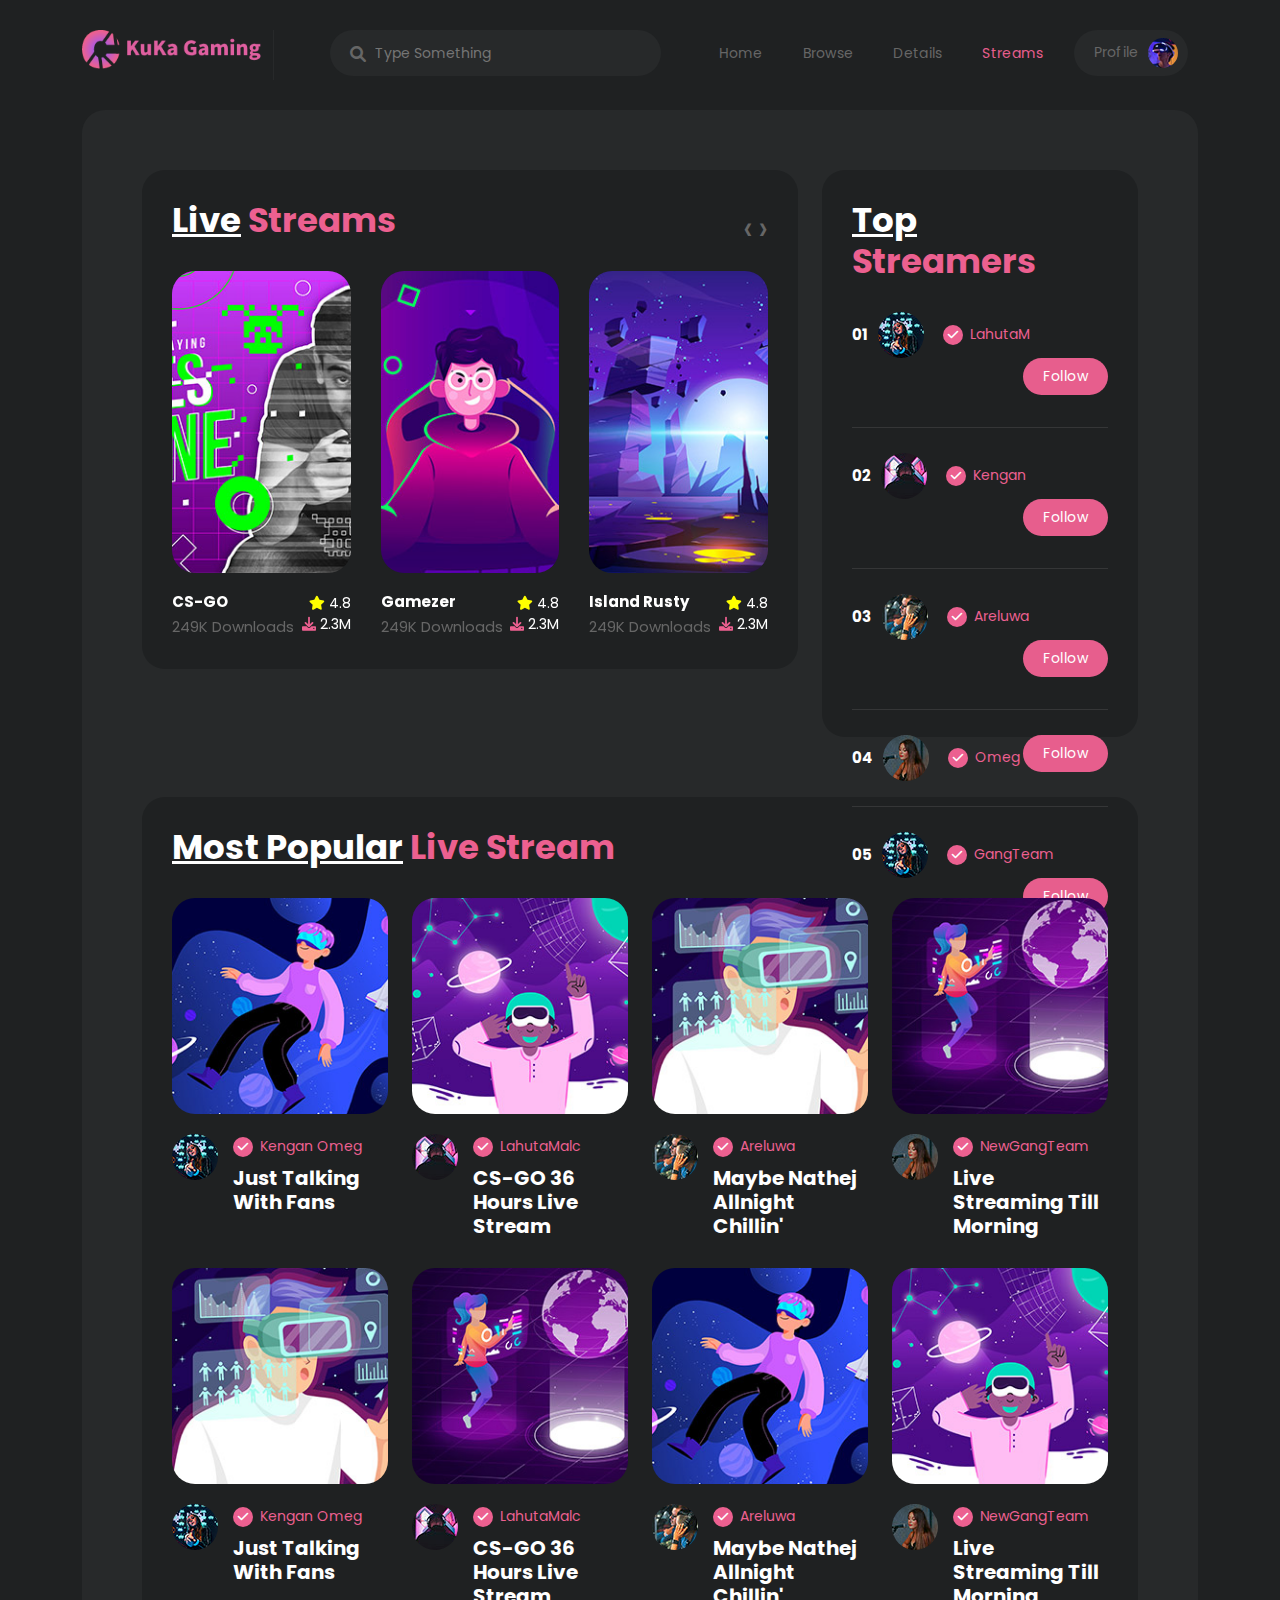
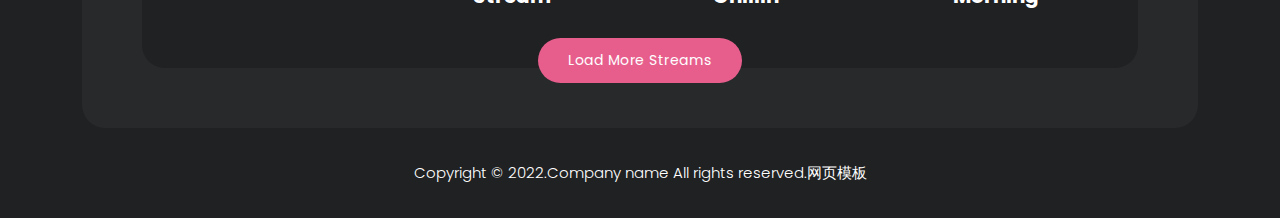
<file: streams.html>
<!DOCTYPE html>
<html lang="en">

  <head>

    <meta charset="utf-8">
    <meta name="viewport" content="width=device-width, initial-scale=1, shrink-to-fit=no">

    <link href="https://fonts.googleapis.com/css2?family=Poppins:wght@100;200;300;400;500;600;700;800;900&display=swap" rel="stylesheet">

    <title>Cyborg - Awesome HTML5 Template</title>

    <!-- Bootstrap core CSS -->
    <link href="vendor/bootstrap/css/bootstrap.min.css" rel="stylesheet">


    <!-- Additional CSS Files -->
    <link rel="stylesheet" href="assets/css/fontawesome.css">
    <link rel="stylesheet" href="assets/css/templatemo-cyborg-gaming.css">
    <link rel="stylesheet" href="assets/css/owl.css">
    <link rel="stylesheet" href="assets/css/animate.css">
    <link rel="stylesheet"href="assets/css/swiper-bundle.min.css"/>
<!--

TemplateMo 579 Cyborg Gaming



-->
  </head>

<body>

  <!-- ***** Preloader Start ***** -->
  <div id="js-preloader" class="js-preloader">
    <div class="preloader-inner">
      <span class="dot"></span>
      <div class="dots">
        <span></span>
        <span></span>
        <span></span>
      </div>
    </div>
  </div>
  <!-- ***** Preloader End ***** -->

  <!-- ***** Header Area Start ***** -->
  <header class="header-area header-sticky">
    <div class="container">
        <div class="row">
            <div class="col-12">
                <nav class="main-nav">
                    <!-- ***** Logo Start ***** -->
                    <a href="index.html" class="logo">
                        <img src="assets/images/logo.png" alt="">
                    </a>
                    <!-- ***** Logo End ***** -->
                    <!-- ***** Search End ***** -->
                    <div class="search-input">
                      <form id="search" action="#">
                        <input type="text" placeholder="Type Something" id='searchText' name="searchKeyword" onkeypress="handle" />
                        <i class="fa fa-search"></i>
                      </form>
                    </div>
                    <!-- ***** Search End ***** -->
                    <!-- ***** Menu Start ***** -->
                    <ul class="nav">
                        <li><a href="index.html">Home</a></li>
                        <li><a href="browse.html">Browse</a></li>
                        <li><a href="details.html">Details</a></li>
                        <li><a href="streams.html" class="active">Streams</a></li>
                        <li><a href="profile.html">Profile <img src="assets/images/profile-header.jpg" alt=""></a></li>
                    </ul>   
                    <a class='menu-trigger'>
                        <span>Menu</span>
                    </a>
                    <!-- ***** Menu End ***** -->
                </nav>
            </div>
        </div>
    </div>
  </header>
  <!-- ***** Header Area End ***** -->

  <div class="container">
    <div class="row">
      <div class="col-lg-12">
        <div class="page-content">

          <!-- ***** Featured Games Start ***** -->
          <div class="row">
            <div class="col-lg-8">
              <div class="featured-games header-text">
                <div class="heading-section">
                  <h4><em>Live</em> Streams</h4>
                </div>
                <div class="owl-features owl-carousel">
                  <div class="item">
                    <div class="thumb">
                      <img src="assets/images/featured-01.jpg" alt="">
                      <div class="hover-effect">
                        <h6>2.4K Streaming</h6>
                      </div>
                    </div>
                    <h4>CS-GO<br><span>249K Downloads</span></h4>
                    <ul>
                      <li><i class="fa fa-star"></i> 4.8</li>
                      <li><i class="fa fa-download"></i> 2.3M</li>
                    </ul>
                  </div>
                  <div class="item">
                    <div class="thumb">
                      <img src="assets/images/featured-02.jpg" alt="">
                      <div class="hover-effect">
                        <h6>2.4K Streaming</h6>
                      </div>
                    </div>
                    <h4>Gamezer<br><span>249K Downloads</span></h4>
                    <ul>
                      <li><i class="fa fa-star"></i> 4.8</li>
                      <li><i class="fa fa-download"></i> 2.3M</li>
                    </ul>
                  </div>
                  <div class="item">
                    <div class="thumb">
                      <img src="assets/images/featured-03.jpg" alt="">
                      <div class="hover-effect">
                        <h6>2.4K Streaming</h6>
                      </div>
                    </div>
                    <h4>Island Rusty<br><span>249K Downloads</span></h4>
                    <ul>
                      <li><i class="fa fa-star"></i> 4.8</li>
                      <li><i class="fa fa-download"></i> 2.3M</li>
                    </ul>
                  </div>
                  <div class="item">
                    <div class="thumb">
                      <img src="assets/images/featured-01.jpg" alt="">
                      <div class="hover-effect">
                        <h6>2.4K Streaming</h6>
                      </div>
                    </div>
                    <h4>CS-GO<br><span>249K Downloads</span></h4>
                    <ul>
                      <li><i class="fa fa-star"></i> 4.8</li>
                      <li><i class="fa fa-download"></i> 2.3M</li>
                    </ul>
                  </div>
                  <div class="item">
                    <div class="thumb">
                      <img src="assets/images/featured-02.jpg" alt="">
                      <div class="hover-effect">
                        <h6>2.4K Streaming</h6>
                      </div>
                    </div>
                    <h4>Gamezer<br><span>249K Downloads</span></h4>
                    <ul>
                      <li><i class="fa fa-star"></i> 4.8</li>
                      <li><i class="fa fa-download"></i> 2.3M</li>
                    </ul>
                  </div>
                  <div class="item">
                    <div class="thumb">
                      <img src="assets/images/featured-03.jpg" alt="">
                      <div class="hover-effect">
                        <h6>2.4K Streaming</h6>
                      </div>
                    </div>
                    <h4>Island Rusty<br><span>249K Downloads</span></h4>
                    <ul>
                      <li><i class="fa fa-star"></i> 4.8</li>
                      <li><i class="fa fa-download"></i> 2.3M</li>
                    </ul>
                  </div>
                </div>
              </div>
            </div>
            <div class="col-lg-4">
              <div class="top-streamers">
                <div class="heading-section">
                  <h4><em>Top</em> Streamers</h4>
                </div>
                <ul>
                  <li>
                    <span>01</span>
                    <img src="assets/images/avatar-01.jpg" alt="" style="max-width: 46px; border-radius: 50%; margin-right: 15px;">
                    <h6><i class="fa fa-check"></i> LahutaM</h6>
                    <div class="main-button">
                      <a href="#">Follow</a>
                    </div>
                  </li>
                  <li>
                    <span>02</span>
                    <img src="assets/images/avatar-02.jpg" alt="" style="max-width: 46px; border-radius: 50%; margin-right: 15px;">
                    <h6><i class="fa fa-check"></i> Kengan</h6>
                    <div class="main-button">
                      <a href="#">Follow</a>
                    </div>
                  </li>
                  <li>
                    <span>03</span>
                    <img src="assets/images/avatar-03.jpg" alt="" style="max-width: 46px; border-radius: 50%; margin-right: 15px;">
                    <h6><i class="fa fa-check"></i> Areluwa</h6>
                    <div class="main-button">
                      <a href="#">Follow</a>
                    </div>
                  </li>
                  <li>
                    <span>04</span>
                    <img src="assets/images/avatar-04.jpg" alt="" style="max-width: 46px; border-radius: 50%; margin-right: 15px;">
                    <h6><i class="fa fa-check"></i> Omeg</h6>
                    <div class="main-button">
                      <a href="#">Follow</a>
                    </div>
                  </li>
                  <li>
                    <span>05</span>
                    <img src="assets/images/avatar-01.jpg" alt="" style="max-width: 46px; border-radius: 50%; margin-right: 15px;">
                    <h6><i class="fa fa-check"></i> GangTeam</h6>
                    <div class="main-button">
                      <a href="#">Follow</a>
                    </div>
                  </li>
                </ul>
              </div>
            </div>
          </div>
          <!-- ***** Featured Games End ***** -->

          <!-- ***** Live Stream Start ***** -->
          <div class="live-stream">
            <div class="col-lg-12">
              <div class="heading-section">
                <h4><em>Most Popular</em> Live Stream</h4>
              </div>
            </div>
            <div class="row">
              <div class="col-lg-3 col-sm-6">
                <div class="item">
                  <div class="thumb">
                    <img src="assets/images/stream-05.jpg" alt="">
                    <div class="hover-effect">
                      <div class="content">
                        <div class="live">
                          <a href="#">Live</a>
                        </div>
                        <ul>
                          <li><a href="#"><i class="fa fa-eye"></i> 1.2K</a></li>
                          <li><a href="#"><i class="fa fa-gamepad"></i> CS-GO</a></li>
                        </ul>
                      </div>
                    </div>
                  </div>
                  <div class="down-content">
                    <div class="avatar">
                      <img src="assets/images/avatar-01.jpg" alt="" style="max-width: 46px; border-radius: 50%; float: left;">
                    </div>
                    <span><i class="fa fa-check"></i> Kengan Omeg</span>
                    <h4>Just Talking With Fans</h4>
                  </div> 
                </div>
              </div>
              <div class="col-lg-3 col-sm-6">
                <div class="item">
                  <div class="thumb">
                    <img src="assets/images/stream-06.jpg" alt="">
                    <div class="hover-effect">
                      <div class="content">
                        <div class="live">
                          <a href="#">Live</a>
                        </div>
                        <ul>
                          <li><a href="#"><i class="fa fa-eye"></i> 1.2K</a></li>
                          <li><a href="#"><i class="fa fa-gamepad"></i> CS-GO</a></li>
                        </ul>
                      </div>
                    </div>
                  </div>
                  <div class="down-content">
                    <div class="avatar">
                      <img src="assets/images/avatar-02.jpg" alt="" style="max-width: 46px; border-radius: 50%; float: left;">
                    </div>
                    <span><i class="fa fa-check"></i> LahutaMalc</span>
                    <h4>CS-GO 36 Hours Live Stream</h4>
                  </div> 
                </div>
              </div>
              <div class="col-lg-3 col-sm-6">
                <div class="item">
                  <div class="thumb">
                    <img src="assets/images/stream-07.jpg" alt="">
                    <div class="hover-effect">
                      <div class="content">
                        <div class="live">
                          <a href="#">Live</a>
                        </div>
                        <ul>
                          <li><a href="#"><i class="fa fa-eye"></i> 1.2K</a></li>
                          <li><a href="#"><i class="fa fa-gamepad"></i> CS-GO</a></li>
                        </ul>
                      </div>
                    </div>
                  </div>
                  <div class="down-content">
                    <div class="avatar">
                      <img src="assets/images/avatar-03.jpg" alt="" style="max-width: 46px; border-radius: 50%; float: left;">
                    </div>
                    <span><i class="fa fa-check"></i> Areluwa</span>
                    <h4>Maybe Nathej Allnight Chillin'</h4>
                  </div> 
                </div>
              </div>
              <div class="col-lg-3 col-sm-6">
                <div class="item">
                  <div class="thumb">
                    <img src="assets/images/stream-08.jpg" alt="">
                    <div class="hover-effect">
                      <div class="content">
                        <div class="live">
                          <a href="#">Live</a>
                        </div>
                        <ul>
                          <li><a href="#"><i class="fa fa-eye"></i> 1.2K</a></li>
                          <li><a href="#"><i class="fa fa-gamepad"></i> CS-GO</a></li>
                        </ul>
                      </div>
                    </div>
                  </div>
                  <div class="down-content">
                    <div class="avatar">
                      <img src="assets/images/avatar-04.jpg" alt="" style="max-width: 46px; border-radius: 50%; float: left;">
                    </div>
                    <span><i class="fa fa-check"></i> NewGangTeam</span>
                    <h4>Live Streaming Till Morning</h4>
                  </div> 
                </div>
              </div>
              <div class="col-lg-3 col-sm-6">
                <div class="item">
                  <div class="thumb">
                    <img src="assets/images/stream-07.jpg" alt="">
                    <div class="hover-effect">
                      <div class="content">
                        <div class="live">
                          <a href="#">Live</a>
                        </div>
                        <ul>
                          <li><a href="#"><i class="fa fa-eye"></i> 1.2K</a></li>
                          <li><a href="#"><i class="fa fa-gamepad"></i> CS-GO</a></li>
                        </ul>
                      </div>
                    </div>
                  </div>
                  <div class="down-content">
                    <div class="avatar">
                      <img src="assets/images/avatar-01.jpg" alt="" style="max-width: 46px; border-radius: 50%; float: left;">
                    </div>
                    <span><i class="fa fa-check"></i> Kengan Omeg</span>
                    <h4>Just Talking With Fans</h4>
                  </div> 
                </div>
              </div>
              <div class="col-lg-3 col-sm-6">
                <div class="item">
                  <div class="thumb">
                    <img src="assets/images/stream-08.jpg" alt="">
                    <div class="hover-effect">
                      <div class="content">
                        <div class="live">
                          <a href="#">Live</a>
                        </div>
                        <ul>
                          <li><a href="#"><i class="fa fa-eye"></i> 1.2K</a></li>
                          <li><a href="#"><i class="fa fa-gamepad"></i> CS-GO</a></li>
                        </ul>
                      </div>
                    </div>
                  </div>
                  <div class="down-content">
                    <div class="avatar">
                      <img src="assets/images/avatar-02.jpg" alt="" style="max-width: 46px; border-radius: 50%; float: left;">
                    </div>
                    <span><i class="fa fa-check"></i> LahutaMalc</span>
                    <h4>CS-GO 36 Hours Live Stream</h4>
                  </div> 
                </div>
              </div>
              <div class="col-lg-3 col-sm-6">
                <div class="item">
                  <div class="thumb">
                    <img src="assets/images/stream-05.jpg" alt="">
                    <div class="hover-effect">
                      <div class="content">
                        <div class="live">
                          <a href="#">Live</a>
                        </div>
                        <ul>
                          <li><a href="#"><i class="fa fa-eye"></i> 1.2K</a></li>
                          <li><a href="#"><i class="fa fa-gamepad"></i> CS-GO</a></li>
                        </ul>
                      </div>
                    </div>
                  </div>
                  <div class="down-content">
                    <div class="avatar">
                      <img src="assets/images/avatar-03.jpg" alt="" style="max-width: 46px; border-radius: 50%; float: left;">
                    </div>
                    <span><i class="fa fa-check"></i> Areluwa</span>
                    <h4>Maybe Nathej Allnight Chillin'</h4>
                  </div> 
                </div>
              </div>
              <div class="col-lg-3 col-sm-6">
                <div class="item">
                  <div class="thumb">
                    <img src="assets/images/stream-06.jpg" alt="">
                    <div class="hover-effect">
                      <div class="content">
                        <div class="live">
                          <a href="#">Live</a>
                        </div>
                        <ul>
                          <li><a href="#"><i class="fa fa-eye"></i> 1.2K</a></li>
                          <li><a href="#"><i class="fa fa-gamepad"></i> CS-GO</a></li>
                        </ul>
                      </div>
                    </div>
                  </div>
                  <div class="down-content">
                    <div class="avatar">
                      <img src="assets/images/avatar-04.jpg" alt="" style="max-width: 46px; border-radius: 50%; float: left;">
                    </div>
                    <span><i class="fa fa-check"></i> NewGangTeam</span>
                    <h4>Live Streaming Till Morning</h4>
                  </div> 
                </div>
              </div>
              <div class="col-lg-12">
                <div class="main-button">
                  <a href="streams.html">Load More Streams</a>
                </div>
              </div>
            </div>
          </div>
          <!-- ***** Live Stream End ***** -->

        </div>
      </div>
    </div>
  </div>
  
  <footer>
    <div class="container">
      <div class="row">
        <div class="col-lg-12">
          <p>Copyright &copy; 2022.Company name All rights reserved.<a target="_blank" href="https://sc.chinaz.com/moban/">&#x7F51;&#x9875;&#x6A21;&#x677F;</a> 
          
          </p>
        </div>
      </div>
    </div>
  </footer>


  <!-- Scripts -->
  <!-- Bootstrap core JavaScript -->
  <script src="vendor/jquery/jquery.min.js"></script>
  <script src="vendor/bootstrap/js/bootstrap.min.js"></script>

  <script src="assets/js/isotope.min.js"></script>
  <script src="assets/js/owl-carousel.js"></script>
  <script src="assets/js/tabs.js"></script>
  <script src="assets/js/popup.js"></script>
  <script src="assets/js/custom.js"></script>


  </body>

</html>
</file>
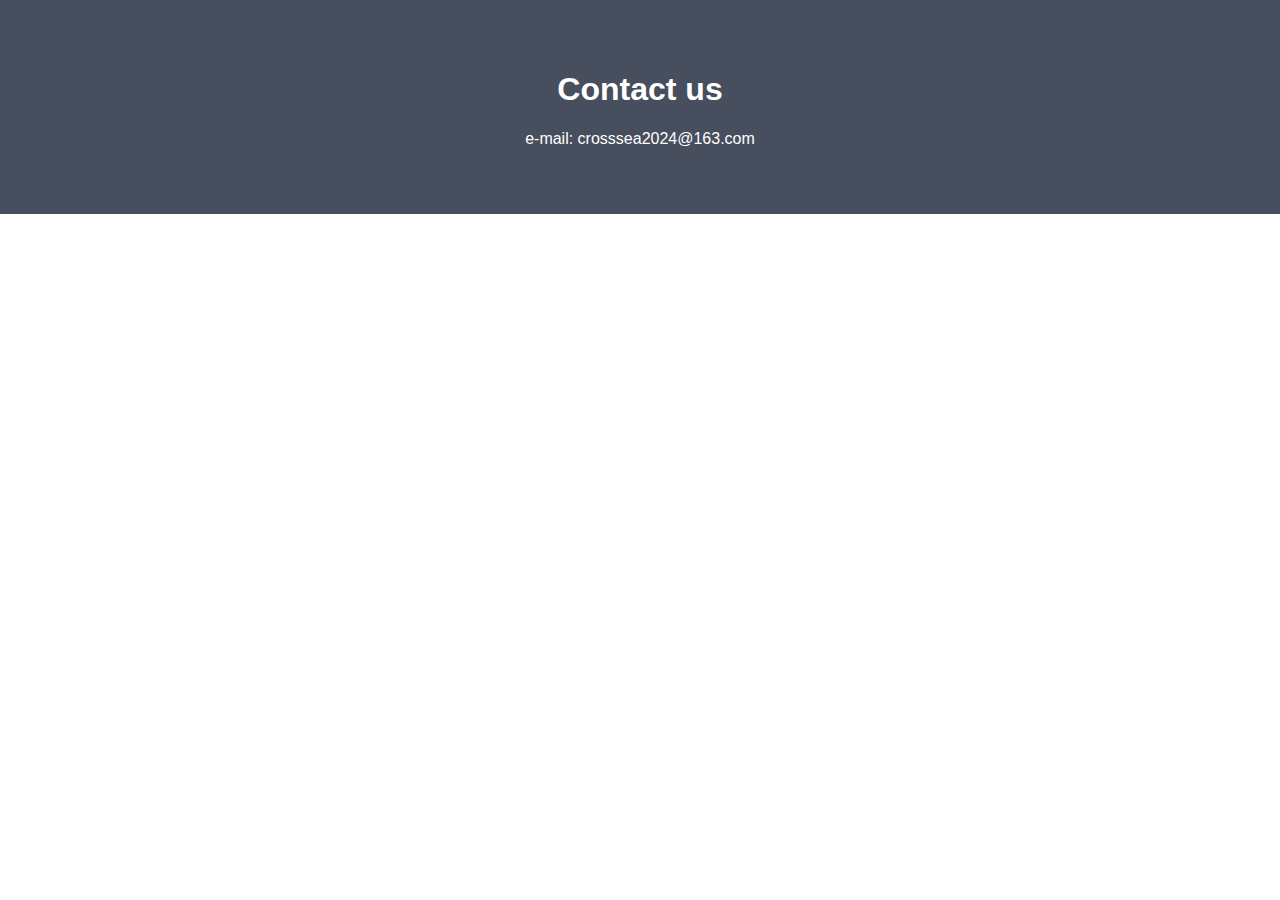
<file: support.html>
<!DOCTYPE html>
<html lang="en">
  <head>
    <meta charset="UTF-8" />
    <meta http-equiv="X-UA-Compatible" content="IE=edge" />
    <meta name="viewport" content="width=device-width, initial-scale=1.0" />
    <title>Support</title>
    <style>
              body {
        font-family: Arial, Helvetica, sans-serif;
        margin: 0;
      }

      html {
        box-sizing: border-box;
      }

      *, *:before, *:after {
        box-sizing: inherit;
      }

      .column {
        float: left;
        width: 33.3%;
        margin-bottom: 16px;
        padding: 0 8px;
      }

      .card {
        box-shadow: 0 4px 8px 0 rgba(0, 0, 0, 0.2);
        margin: 8px;
      }

      .about-section {
        padding: 50px;
        text-align: center;
        background-color: #474e5d;
        color: white;
      }

      .container {
        padding: 0 16px;
      }

      .container::after, .row::after {
        content: "";
        clear: both;
        display: table;
      }

      .title {
        color: grey;
      }

      .button {
        border: none;
        outline: 0;
        display: inline-block;
        padding: 8px;
        color: white;
        background-color: #000;
        text-align: center;
        cursor: pointer;
        width: 100%;
      }

      .button:hover {
        background-color: #555;
      }

      @media screen and (max-width: 650px) {
        .column {
          width: 100%;
          display: block;
        }
      }
    </style>
  </head>
  <body>
    <div class="about-section">
      <h1>Contact us</h1>
      <p>e-mail: crosssea2024@163.com</p>
    </div>
  </body>
</html>
</file>
<file: assets/css/templatemo-cyborg-gaming.css>
/*

TemplateMo 579 Cyborg Gaming

https://templatemo.com/tm-579-cyborg-gaming

*/

/* ---------------------------------------------
Table of contents
------------------------------------------------
01. font & reset css
02. reset
03. global styles
04. header
05. banner
06. features
07. testimonials
08. contact
09. footer

--------------------------------------------- */
/* 
---------------------------------------------
font & reset css
--------------------------------------------- 
*/
@import url("https://fonts.googleapis.com/css2?family=Poppins:wght@100;200;300;400;500;600;700;800;900");
/* 
---------------------------------------------
reset
--------------------------------------------- 
*/
html, body, div, span, applet, object, iframe, h1, h2, h3, h4, h5, h6, p, blockquote, div
pre, a, abbr, acronym, address, big, cite, code, del, dfn, em, font, img, ins, kbd, q,
s, samp, small, strike, strong, sub, sup, tt, var, b, u, i, center, dl, dt, dd, ol, ul, li,
figure, header, nav, section, article, aside, footer, figcaption {
  margin: 0;
  padding: 0;
  border: 0;
  outline: 0;
}

.clearfix:after {
  content: ".";
  display: block;
  clear: both;
  visibility: hidden;
  line-height: 0;
  height: 0;
}

.clearfix {
  display: inline-block;
}

html[xmlns] .clearfix {
  display: block;
}

* html .clearfix {
  height: 1%;
}

ul, li {
  padding: 0;
  margin: 0;
  list-style: none;
}

header, nav, section, article, aside, footer, hgroup {
  display: block;
}

* {
  box-sizing: border-box;
}

html, body {
  font-family: 'Poppins', sans-serif;
  font-weight: 400;
  background-color: #1e1e1e;
  font-size: 16px;
  -ms-text-size-adjust: 100%;
  -webkit-font-smoothing: antialiased;
  -moz-osx-font-smoothing: grayscale;
}

a {
	color: #CCC;
  text-decoration: none !important;
}
a:hover {
	color: #F99;
}

h1, h2, h3, h4, h5, h6 {
  margin-top: 0px;
  margin-bottom: 0px;
  color: #fff;
  font-weight: 700;
}

ul {
  margin-bottom: 0px;
}

p {
  font-size: 15px;
  line-height: 30px;
  color: #fff;
}

img {
  width: 100%;
  overflow: hidden;
}

/* 
---------------------------------------------
Global Styles
--------------------------------------------- 
*/
html,
body {
  background: #1f2122;
  font-family: 'Poppins', sans-serif;
}

body .page-content {
  margin-top: 110px;
  background-color: #27292a;
  padding: 60px;
  border-radius: 23px;
}

p {
  font-size: 15px;
  color: #666;
  line-height: 30px;
  margin-bottom: 0px;
}

::selection {
  background: #e75e8d;
  color: #fff;
}

::-moz-selection {
  background: #e75e8d;
  color: #fff;
}

.templatemo-item {
	max-width: 80px; 
	border-radius: 23px;
}

.main-button a {
  font-size: 14px;
  color: #fff;
  background-color: #e75e8d;
  padding: 12px 30px;
  display: inline-block;
  border-radius: 25px;
  font-weight: 400;
  text-transform: capitalize;
  letter-spacing: 0.5px;
  transition: all .3s;
  position: relative;
  overflow: hidden;
}

.main-button a:hover {
  background-color: #fff;
  color: #e75e8d;
}

.main-border-button a {
  font-size: 14px;
  color: #ec6090;
  background-color: transparent;
  border: 1px solid #ec6090;
  padding: 12px 30px;
  display: inline-block;
  border-radius: 25px;
  font-weight: 400;
  text-transform: capitalize;
  letter-spacing: 0.5px;
  transition: all .3s;
  position: relative;
  overflow: hidden;
}

.main-border-button a:hover {
  border-color: #fff;
  background-color: #fff;
  color: #e75e8d;
}

.border-no-active a {
  border-color: #666;
  color: #666;
}

.border-no-active a:hover{
  border-color: #666;
  color: #666;
  background-color: transparent;
}

section {
  margin-top: 120px;
}

.heading-section h4 {
  color: #ec6090;
  font-size: 34px;
  text-decoration: none;
  margin-bottom: 30px;
}

.heading-section h4 em {
  color: #fff;
  font-style: normal;
  text-decoration: underline;
}

/* 
---------------------------------------------
Pre-loader Style
--------------------------------------------- 
*/

.js-preloader {
  position: fixed;
  top: 0;
  left: 0;
  right: 0;
  bottom: 0;
  background-color: rgba(0,0,0,0.99);
  display: -webkit-box;
  display: flex;
  -webkit-box-align: center;
  align-items: center;
  -webkit-box-pack: center;
  justify-content: center;
  opacity: 1;
  visibility: visible;
  z-index: 9999;
  -webkit-transition: opacity 0.25s ease;
  transition: opacity 0.25s ease;
}

.js-preloader.loaded {
  opacity: 0;
  visibility: hidden;
  pointer-events: none;
}

@-webkit-keyframes dot {
  50% {
      -webkit-transform: translateX(96px);
      transform: translateX(96px);
  }
}

@keyframes dot {
  50% {
      -webkit-transform: translateX(96px);
      transform: translateX(96px);
  }
}

@-webkit-keyframes dots {
  50% {
      -webkit-transform: translateX(-31px);
      transform: translateX(-31px);
  }
}

@keyframes dots {
  50% {
      -webkit-transform: translateX(-31px);
      transform: translateX(-31px);
  }
}

.preloader-inner {
  position: relative;
  width: 142px;
  height: 40px;
  background: transparent;
}

.preloader-inner .dot {
  position: absolute;
  width: 16px;
  height: 16px;
  top: 12px;
  left: 15px;
  background: #e75e8d;
  border-radius: 50%;
  -webkit-transform: translateX(0);
  transform: translateX(0);
  -webkit-animation: dot 2.8s infinite;
  animation: dot 2.8s infinite;
}

.preloader-inner .dots {
  -webkit-transform: translateX(0);
  transform: translateX(0);
  margin-top: 12px;
  margin-left: 31px;
  -webkit-animation: dots 2.8s infinite;
  animation: dots 2.8s infinite;
}

.preloader-inner .dots span {
  display: block;
  float: left;
  width: 16px;
  height: 16px;
  margin-left: 16px;
  background: #e75e8d;
  border-radius: 50%;
}



/* 
---------------------------------------------
Header Style
--------------------------------------------- 
*/

.background-header {
  background-color: #fff !important;
  height: 70px!important;
  position: fixed!important;
  top: 0!important;
  left: 0;
  right: 0;
  box-shadow: 0px 0px 10px rgba(0,0,0,0.15)!important;
  -webkit-transition: all .5s ease 0s;
  -moz-transition: all .5s ease 0s;
  -o-transition: all .5s ease 0s;
  transition: all .5s ease 0s;
  display: none;
}

.header-area {
  background-color: transparent;
  position: absolute;
  height: 70px;
  top: 15px;
  left: 0;
  right: 0;
  z-index: 100;
  -webkit-transition: all .5s ease 0s;
  -moz-transition: all .5s ease 0s;
  -o-transition: all .5s ease 0s;
  transition: all .5s ease 0s;
}

.header-area .main-nav {
  min-height: 80px;
  background: transparent;
  display: flex;
  padding: 15px 0px;
  border-radius: 50px;
}

.background-header .main-nav {
  padding: 0px;
  background-color: transparent;
}

.header-area .main-nav #search {
  position: relative;
}

.header-area .main-nav #search input {
  background-color: #27292a;
  height: 46px;
  border-radius: 23px;
  border: none;
  color: #666;
  font-size: 14px;
  padding: 0px 15px 0px 45px;
}

.header-area .main-nav #search i {
  position: absolute;
  color: #666;
  left: 20px;
  top: 16px;
  width: 18px;
  height: 18px;
  font-size: 16px;
}

.header-area .main-nav .logo {
  border-right: 1px solid #27292a;
  flex-basis: 25%;
  margin-right: 5%;
  -webkit-transition: all 0.3s ease 0s;
  -moz-transition: all 0.3s ease 0s;
  -o-transition: all 0.3s ease 0s;
  transition: all 0.3s ease 0s;
}

.header-area .main-nav .logo img {
  width: 191px;
}

.background-header .main-nav .logo {
  margin-top: 8px;
}

.background-header .main-nav .logo img {
  width: 180px;
}

.header-area .main-nav .nav {
  display: inline-flex;
  flex-basis: 70%;
  justify-content: flex-end;
  vertical-align: middle;
  text-align: right;
  margin-top: 0px;
  margin-right: 0px;
  -webkit-transition: all 0.3s ease 0s;
  -moz-transition: all 0.3s ease 0s;
  -o-transition: all 0.3s ease 0s;
  transition: all 0.3s ease 0s;
  position: relative;
  z-index: 999;
}

.header-area .main-nav .nav li {
  padding-left: 10px;
  padding-right: 10px;
  display: inline-block;
}

.header-area .main-nav .nav li a {
  display: block;
  font-weight: 400;
  font-size: 14px;
  text-transform: capitalize;
  color: #666;
  -webkit-transition: all 0.3s ease 0s;
  -moz-transition: all 0.3s ease 0s;
  -o-transition: all 0.3s ease 0s;
  transition: all 0.3s ease 0s;
  border: transparent;
  padding: 13px 10px;
  border-radius: 18px;
  letter-spacing: .3px;
}

.header-area .main-nav .nav li:last-child a {
  background-color: #27292a;
  padding: 8px 10px 8px 20px;
  border-radius: 23px;
}

.header-area .main-nav .nav li:last-child a img {
  max-width: 30px;
  border-radius: 50%;
  margin-left: 5px;
}

.header-area .main-nav .nav li.has-sub ul.sub-menu li:last-child a:hover,
.background-header .main-nav .nav li.has-sub ul.sub-menu li:last-child a:hover {
  padding-left: 25px !important;
}

.header-area .main-nav .nav li:hover a,
.header-area .main-nav .nav li a.active {
  color: #e75e8d !important;
}

.header-area .main-nav .nav li:last-child:hover a,
.header-area .main-nav .nav li:last-child a.active {
  color: #fff !important;
  background-color: #e75e8d !important;
}

.background-header .main-nav .nav li:hover a,
.background-header .main-nav .nav li a.active {
  color: #fff;
  opacity: 1;
}

.header-area .main-nav .nav li.has-sub {
  position: relative;
  padding-right: 15px;
}

.header-area .main-nav .menu-trigger {
  cursor: pointer;
  display: block;
  position: absolute;
  top: 23px;
  width: 32px;
  height: 40px;
  text-indent: -9999em;
  z-index: 99;
  right: 20px;
  display: none;
}

.background-header .main-nav .menu-trigger {
  top: 17px;
}

.header-area .main-nav .menu-trigger span,
.header-area .main-nav .menu-trigger span:before,
.header-area .main-nav .menu-trigger span:after {
  -moz-transition: all 0.4s;
  -o-transition: all 0.4s;
  -webkit-transition: all 0.4s;
  transition: all 0.4s;
  background-color: #e75e8d;
  display: block;
  position: absolute;
  width: 30px;
  height: 2px;
  left: 0;
}

.background-header .main-nav .menu-trigger span,
.background-header .main-nav .menu-trigger span:before,
.background-header .main-nav .menu-trigger span:after {
  background-color: #e75e8d;
}

.header-area .main-nav .menu-trigger span:before,
.header-area .main-nav .menu-trigger span:after {
  -moz-transition: all 0.4s;
  -o-transition: all 0.4s;
  -webkit-transition: all 0.4s;
  transition: all 0.4s;
  background-color: #e75e8d;
  display: block;
  position: absolute;
  width: 30px;
  height: 2px;
  left: 0;
  width: 75%;
}

.background-header .main-nav .menu-trigger span:before,
.background-header .main-nav .menu-trigger span:after {
  background-color: #e75e8d;
}

.header-area .main-nav .menu-trigger span:before,
.header-area .main-nav .menu-trigger span:after {
  content: "";
}

.header-area .main-nav .menu-trigger span {
  top: 16px;
}

.header-area .main-nav .menu-trigger span:before {
  -moz-transform-origin: 33% 100%;
  -ms-transform-origin: 33% 100%;
  -webkit-transform-origin: 33% 100%;
  transform-origin: 33% 100%;
  top: -10px;
  z-index: 10;
}

.header-area .main-nav .menu-trigger span:after {
  -moz-transform-origin: 33% 0;
  -ms-transform-origin: 33% 0;
  -webkit-transform-origin: 33% 0;
  transform-origin: 33% 0;
  top: 10px;
}

.header-area .main-nav .menu-trigger.active span,
.header-area .main-nav .menu-trigger.active span:before,
.header-area .main-nav .menu-trigger.active span:after {
  background-color: transparent;
  width: 100%;
}

.header-area .main-nav .menu-trigger.active span:before {
  -moz-transform: translateY(6px) translateX(1px) rotate(45deg);
  -ms-transform: translateY(6px) translateX(1px) rotate(45deg);
  -webkit-transform: translateY(6px) translateX(1px) rotate(45deg);
  transform: translateY(6px) translateX(1px) rotate(45deg);
  background-color: #e75e8d;
}

.background-header .main-nav .menu-trigger.active span:before {
  background-color: #e75e8d;
}

.header-area .main-nav .menu-trigger.active span:after {
  -moz-transform: translateY(-6px) translateX(1px) rotate(-45deg);
  -ms-transform: translateY(-6px) translateX(1px) rotate(-45deg);
  -webkit-transform: translateY(-6px) translateX(1px) rotate(-45deg);
  transform: translateY(-6px) translateX(1px) rotate(-45deg);
  background-color: #e75e8d;
}

.background-header .main-nav .menu-trigger.active span:after {
  background-color: #e75e8d;
}

.header-area.header-sticky {
  min-height: 70px;
}

.header-area.header-sticky .nav li a.active {
  color: #fff;
}

@media (max-width: 1200px) {
  .header-area .main-nav .nav li {
    padding-left: 10px;
    padding-right: 10px;
  }
  .header-area .main-nav:before {
    display: none;
  }
}

@media (max-width: 992px) {
  .header-area {
    top: 0;
  }
  .header-area .main-nav {
    background-color: transparent;
    border-radius: 0px;
  }
  .header-area .main-nav .nav {
    height: auto;
    flex-basis: 100%;
  }
  .header-area .main-nav .logo {
    position: absolute;
    left: 30px;
    top: 15px;
  }
  .background-header .main-nav .logo {
    top: 0px;
  }
  .background-header .main-nav .border-button {
    top: 0px !important;
  }
  .header-area .main-nav .border-button {
    position: absolute;
    top: 15px;
    right: 70px;
  }
  .header-area.header-sticky .nav li a:hover,
  .header-area.header-sticky .nav li a.active {
    color: #e75e8d!important;
    opacity: 1;
  }
  .header-area.header-sticky .nav li.search-icon a {
    width: 100%;
  }
  .header-area {
    background-color: #f7f7f7;
    padding: 0px 15px;
    height: 80px;
    box-shadow: none;
    text-align: center;
  }
  .header-area .container {
    padding: 0px;
  }
  .header-area .logo {
    margin-left: 0px;
  }
  .header-area .menu-trigger {
    display: block !important;
  }
  .header-area .main-nav {
    overflow: hidden;
  }
  .header-area .main-nav .nav {
    float: none;
    width: 100%;
    display: none;
    -webkit-transition: all 0s ease 0s;
    -moz-transition: all 0s ease 0s;
    -o-transition: all 0s ease 0s;
    transition: all 0s ease 0s;
    margin-left: 0px;
  }
  .header-area.header-sticky .nav {
    margin-top: 65px !important;
    text-align: center;
  }
  .background-header.header-sticky .nav {
    margin-top: 70px !important;
  }
  .header-area .main-nav .nav li:first-child {
    border-top: 1px solid #eee;
  }
  .header-area .main-nav .nav li {
    width: 100%;
    background: #fff;
    border-bottom: 1px solid #eee;
    padding-left: 0px !important;
    padding-right: 0px !important;
  }
  .header-area .main-nav .nav li a {
    height: 50px !important;
    line-height: 50px !important;
    padding: 0px !important;
    border: none !important;
    background: #fff !important;
    color: #1e1e1e !important;
  }
  .header-area .main-nav .nav li a:hover {
    background: #fff !important;
    color: #e75e8d!important;
  }
  .header-area .main-nav .nav li:last-child a img {
    display: none;
  }
  .header-area .main-nav .nav li:last-child a:hover {
    color: #ec6090 !important;
    background-color: transparent !important;
  }
  .header-area .main-nav .nav li.has-sub ul.sub-menu {
    position: relative;
    visibility: inherit;
    opacity: 1;
    z-index: 1;
    transform: translateY(0%);
    top: 0px;
    width: 100%;
    box-shadow: none;
    height: 0px;
    transition: all 0s;
  }
  .header-area .main-nav .nav li.submenu ul li a {
    font-size: 12px;
    font-weight: 400;
  }
  .header-area .main-nav .nav li.submenu ul li a:hover:before {
    width: 0px;
  }
  .header-area .main-nav .nav li.has-sub ul.sub-menu {
    height: auto;
  }
  .header-area .main-nav .nav li.has-sub:after {
    color: #3B566E;
    right: 30px;
    font-size: 14px;
    top: 15px;
  }
  .header-area .main-nav .nav li.submenu:hover ul, .header-area .main-nav .nav li.submenu:focus ul {
    height: 0px;
  }
}

/* 
---------------------------------------------
Banner Style
--------------------------------------------- 
*/

.main-banner {
  background-image: url(../images/banner-bg.jpg);
  background-position: center center;
  background-size: cover;
  min-height: 380px;
  border-radius: 23px;
  padding: 80px 60px;
}

.main-banner h6 {
  font-size: 20px;
  color: #fff;
  font-weight: 400;
  margin-bottom: 25px;
}

.main-banner h4 {
  font-size: 45px;
  text-transform: uppercase;
  margin-bottom: 25px;
}

.main-banner h4 em {
  font-style: normal;
  color: #ec6090;
}

/* 
---------------------------------------------
Most Popular Style
--------------------------------------------- 
*/

.most-popular {
  margin-top: 60px;
  padding: 30px;
  background-color: #1f2122;
  border-radius: 23px;
}

.most-popular .item {
  background-color: #27292a;
  padding: 30px 15px;
  border-radius: 23px;
  margin-bottom: 30px;
}

.most-popular .item .item {
  padding: 0px;
  border-radius: 0px;
  background-color: transparent;
  margin-bottom: 0px;
}

.most-popular .item img {
  border-radius: 23px;
}

.most-popular .item h4 {
  font-size: 15px;
  margin-top: 20px;
  margin-bottom: 0px;
  display: inline-block;
}

.most-popular .item span {
  color: #666;
  display: block;
  margin-top: 7px;
  font-weight: 400;
}

.most-popular .item ul {
  float: right;
  margin-top: 20px;
}

.most-popular .item ul li {
  text-align: right;
  color: #fff;
  font-size: 14px;
}

.most-popular .item ul li:first-child i {
  color: yellow;
}

.most-popular .item ul li:last-child i {
  color: #ec6090;
}

.most-popular .main-button {
  text-align: center;
  margin-bottom: -53px;
}

/* 
---------------------------------------------
Gaming Library Style
--------------------------------------------- 
*/

.gaming-library {
  margin-top: 60px;
  padding: 30px;
  background-color: #1f2122;
  border-radius: 23px;
}

.gaming-library .item {
  border-bottom: 1px solid #27292a;
  margin-bottom: 20px;
  padding-bottom: 20px;
}

.gaming-library .last-item {
  margin-bottom: 30px;
}

.profile-library .last-item {
  border-bottom: none;
  padding-bottom: 0px;
  margin-bottom: 0px;
}

.gaming-library .item ul li {
  margin-top: 15px;
}

.gaming-library .item ul li img {
  margin-top: -30px;
}

.gaming-library .item ul li {
  display: inline-block;
  width: 17%;
}

.gaming-library .item ul li:first-child {
  width: 110px;
}

.gaming-library .item ul li:last-child {
  width: 15%;
  text-align: right;
}

.gaming-library .item ul li h4 {
  font-size: 15px;
  margin-bottom: 5px;
}

.gaming-library .item ul li span {
  color: #666;
  font-size: 14px;
}

.gaming-library .main-button {
  text-align: center;
  margin-bottom: -53px;
}

/* 
---------------------------------------------
Footer Style
--------------------------------------------- 
*/

footer p {
  text-align: center;
  padding: 30px 0px;
  color: #fff;
  font-weight: 300;
}

footer p a {
  color: #fff;
  transition: all .3s;
}

footer p a:hover {
  color: #ec6090;
}

/* 
---------------------------------------------
Featured Games Style
--------------------------------------------- 
*/

.featured-games {
  border-radius: 23px;
  background-color: #1f2122;
  padding: 30px;
}

.featured-games .item .thumb {
  position: relative;
  overflow: hidden;
}

.featured-games .item .thumb .hover-effect {
  position: absolute;
  bottom: -100px;
  text-align: center;
  width: 100%;
  opacity: 0;
  visibility: hidden;
  transition: all .4s;
}

.featured-games .item .thumb:hover .hover-effect {
  opacity: 1;
  visibility: visible;
  bottom: 15px;
}

.featured-games .item .thumb .hover-effect h6 {
  background-color: rgba(31,33,34,0.95);
  display: inline-block;
  color: #ec6090;
  font-weight: 600;
  font-size: 14px;
  padding: 10px 20px;
  border-radius: 25px;
}

.featured-games .item img {
  border-radius: 23px;
}

.featured-games .item h4 {
  font-size: 15px;
  margin-top: 20px;
  margin-bottom: 0px;
  display: inline-block;
}

.featured-games .item span {
  color: #666;
  display: block;
  margin-top: 7px;
  font-weight: 400;
}

.featured-games .item ul {
  float: right;
  margin-top: 20px;
}

.featured-games .item ul li {
  text-align: right;
  color: #fff;
  font-size: 14px;
}

.featured-games .item ul li:first-child i {
  color: yellow;
}

.featured-games .item ul li:last-child i {
  color: #ec6090;
}

.featured-games .owl-nav {
  position: absolute;
  margin: 0 auto;
  top: -70px;
  right: 0;
}

.featured-games .owl-nav .owl-prev {
  margin-right: 2.5px;
}

.featured-games .owl-nav .owl-next {
  margin-left: 2.5px;
}

.featured-games .owl-nav .owl-prev span,
.featured-games .owl-nav .owl-next span  {
  font-size: 36px;
  display: inline-block;
  color: #666;
  opacity: 1;
  transition: all .3s;
}

.featured-games .owl-nav .owl-prev span:hover,
.featured-games .owl-nav .owl-next span:hover {
  opacity: 1;
  color: #ec6090;
}

.top-downloaded {
  border-radius: 23px;
  background-color: #1f2122;
  padding: 30px;
  max-height: 567px;
  min-height: 567px;
}

.top-downloaded ul li {
  position: relative;
  display: inline-block;
  width: 100%;
}

.top-downloaded ul li img {
  float: left;
  margin-right: 15px;
}

.top-downloaded ul li h4 {
  font-size: 15px;
  padding-top: 7px;
}

.top-downloaded ul li h6 {
  font-size: 15px;
  color: #666;
  font-weight: 400;
  margin-top: 5px;
  margin-bottom: 5px;
}

.top-downloaded ul li span {
  color: #fff;
  font-size: 15px;
  margin-right: 10px;
}

.top-downloaded ul li .download i {
  position: absolute;
  right: 0;
  top: 50%;
  transform: translateY(-23px);
  width: 46px;
  height: 46px;
  text-align: center;
  line-height: 46px;
  color: #ec6090;
  background-color: #27292a;
  border-radius: 50%;
}

.top-downloaded ul li {
  border-bottom: 1px solid #27292a;
  margin-bottom: 28px;
  padding-bottom: 28px;
}

.top-downloaded .text-button  {
  text-align: center;
}

.top-downloaded .text-button a {
  font-weight: 600;
  color: #ec6090;
  font-size: 15px;
}

/* 
---------------------------------------------
Start Stream Style
--------------------------------------------- 
*/

.start-stream .heading-section {
  margin-top: 60px;
  text-align: center;
  margin-bottom: 60px;
}

.start-stream .item {
  padding: 30px;
  border: 1px solid #444;
  border-radius: 23px;
}

.start-stream .item h4 {
  font-size: 20px;
  margin-top: 20px;
  margin-bottom: 15px;
  font-weight: 600;
}

.start-stream .main-button {
  text-align: center;
  margin-top: 30px;
}

/* 
---------------------------------------------
Live Stream Style
--------------------------------------------- 
*/

.live-stream {
  margin-top: 60px;
  border-radius: 23px;
  background-color: #1f2122;
  padding: 30px;
}

.live-stream .item {
  margin-bottom: 30px;
}

.live-stream .thumb {
  position: relative;
  overflow: hidden;
  margin-bottom: 20px;
}

.live-stream .thumb img {
  border-radius: 23px; 
}

.live-stream .thumb:hover .hover-effect {
  opacity: 1;
  visibility: visible;
}

.live-stream .hover-effect {
  opacity: 0;
  visibility: hidden;
  transition: all .4s;
}

.live-stream .hover-effect .live a { 
  position: absolute;
  background-color: rgba(236, 96, 144, 0.9);
  padding: 5px 10px;
  border-radius: 23px;
  color: #fff;
  font-size: 14px;
  right: 15px;
  top: 15px;
}

.live-stream .hover-effect ul {
  position: absolute;
  bottom: 20px;
  text-align: center;
  width: 100%;
}

.live-stream .hover-effect ul li {
  display: inline-block;
  margin: 0px 5px;
}

.live-stream .hover-effect ul li a {
  background-color: rgba(236, 96, 144, 0.9);
  padding: 5px 10px;
  border-radius: 23px;
  color: #fff;
  font-size: 14px;
}

.live-stream .avatar img {
  margin-right: 15px;
}

.live-stream span i {
  color: #fff;
  background-color: #ec6090;
  border-radius: 50%;
  font-size: 12px;
  width: 20px;
  height: 20px;
  display: inline-block;
  text-align: center;
  line-height: 20px;
  margin-right: 3px;
}

.live-stream span {
  font-size: 14px;
  color: #ec6090;
}

.live-stream .down-content h4 {
  margin-top: 8px;
  font-size: 20px;
  font-weight: 700;
  margin-left: 61px;
}

.live-stream .main-button {
  text-align: center;
  margin-bottom: -53px;
}

/* 
---------------------------------------------
Featured Banner Style
--------------------------------------------- 
*/

.feature-banner .thumb {
  position: relative;
  max-height: 305px;
  overflow: hidden;
  border-radius: 23px;;
}

.feature-banner .thumb a {
  position: absolute;
  left: 50%;
  top: 50%;
  transform: translate(-23px, -23px);
  width: 46px;
  height: 46px;
  background-color: #fff;
  border-radius: 50%;
  display: inline-block;
  text-align: center;
  line-height: 46px;
  color: #ec6090;
}

/* 
---------------------------------------------
Game Details Style
--------------------------------------------- 
*/

.game-details h2 {
  font-size: 45px;
  text-transform: uppercase;
  text-align: center;
  margin: 60px 0px;
}

.game-details .content {
  border-radius: 23px;
  padding: 30px;
  background-color: #1f2122;
}

.game-details .content .left-info {
  background-color: #27292a;
  border-radius: 23px;
  padding: 30px;
  margin-bottom: 30px;
}

.game-details .content .left-info .left {
  float: left;
}

.game-details .content .left-info h4 {
  font-size: 15px;
  display: block;
}

.game-details .content .left-info span {
  color: #666;
  display: block;
  margin-top: 7px;
  font-weight: 400;
}

.game-details .content .left-info ul {
  text-align: right;
}

.game-details .content .left-info ul li {
  color: #fff;
  font-size: 14px;
  margin-bottom: 3px;
}

.game-details .content .left-info ul li:first-child i {
  color: yellow;
}

.game-details .content .left-info ul li:last-child i {
  color: #ec6090;
}

.game-details .content .right-info {
  background-color: #27292a;
  border-radius: 23px;
  padding: 30px;
  margin-bottom: 30px;
}

.game-details .content .right-info ul li {
  display: inline-block;
  width: 23%;
  text-align: center;
  font-size: 14px;
  color: #fff;
}

.game-details .content .right-info ul li i {
  display: block;
  margin-bottom: 12px;
}

.game-details .content .right-info ul li:first-child i {
  color: yellow;
} 

.game-details .content .right-info ul li i {
  color: #ec6090;
}

.game-details .main-border-button {
  margin-top: 35px;
}

.game-details .main-border-button a {
  text-align: center;
  width: 100%;
} 

/* 
---------------------------------------------
Other Related Style
--------------------------------------------- 
*/

.other-games {
  border-radius: 23px;
  padding: 30px 30px 0px 30px;
  background-color: #1f2122;
  margin-top: 60px;
}

.other-games .item {
  position: relative;
  border-bottom: 1px solid #27292a;
  padding-bottom: 52px;
  margin-bottom: 30px;
}

.other-games .item img {
  float: left;
  margin-right: 15px;
}

.other-games .item h4 {
  display: inline-block;
  font-size: 15px;
  margin-bottom: 5px;
  padding-top: 15px;
}

.other-games .item span {
  color: #666;
  font-size: 14px;
  display: block;
}

.other-games ul {
  position: absolute;
  right: 0;
  top: 15px;
}

.other-games ul li {
  color: #fff;
  font-size: 14px;
  margin-bottom: 3px;
}

.other-games ul li:first-child i {
  color: yellow;
}

.other-games ul li:last-child i {
  color: #ec6090;
}

/* 
---------------------------------------------
Top Streamers Style
--------------------------------------------- 
*/

.top-streamers {
  border-radius: 23px;
  background-color: #1f2122;
  padding: 30px;
  max-height: 567px;
  min-height: 567px;
}

.top-streamers ul li {
  display: inline-block;
  width: 100%;
  border-bottom: 1px solid #353637;
  margin-bottom: 25px;
  padding-bottom: 25px;
}

.top-streamers ul li:last-child {
  border-bottom: none;
  padding-bottom: 0px;
  margin-bottom: 0px;
}

.top-streamers ul li span {
  float: left;
  font-size: 15px;
  color: #fff;
  font-weight: 700;
  padding-top: 12px;
  margin-right: 10px;
}

.top-streamers ul li h6 {
  display: inline;
  font-size: 14px;
  color: #ec6090;
  font-weight: 400;
}

.top-streamers ul li h6 i {
  color: #fff;
  background-color: #ec6090;
  border-radius: 50%;
  font-size: 12px;
  width: 20px;
  height: 20px;
  display: inline-block;
  text-align: center;
  line-height: 20px;
  margin-right: 3px;
}

.top-streamers ul li .main-button {
  float: right;
}

.top-streamers ul li .main-button a {
  padding: 8px 20px;
}

/* 
---------------------------------------------
Profile Style
--------------------------------------------- 
*/

.main-profile {
  border-radius: 23px;
  padding: 30px;
  background-color: #1f2122;
}

.main-profile .main-info span {
  font-size: 14px;
  color: #fff;
  background-color: #e75e8d;
  padding: 8px 20px;
  display: inline-block;
  border-radius: 25px;
  font-weight: 400;
  text-transform: capitalize;
  letter-spacing: 0.5px;
  margin-bottom: 15px;
}

.main-profile .main-info h4 {
  margin-bottom: 20px;
}

.main-profile .main-info .main-border-button {
  margin-top: 25px;
}

.main-profile ul {
  border-radius: 23px;
  padding: 30px;
  background-color: #27292a;
}

.main-profile ul li {
  width: 100%;
  font-size: 14px;
  color: #666;
  margin-bottom: 20px;
  padding-bottom: 20px;
  border-bottom: 1px solid #666;
}

.main-profile ul li span {
  float: right;
  font-weight: 500;
  color: #ec6090;
}

.main-profile ul li:last-child {
  border-bottom: none;
  padding-bottom: 0;
  margin-bottom: 0;
}

.clips {
  margin-top: 30px;
  border-top: 2px solid #27292a;
}

.clips .heading-section {
  margin-top: 30px;
}

.clips .item  {
  border-radius: 23px;
  padding: 30px 15px;
  background-color: #27292a;
  margin-bottom: 30px;
}

.clips .item .thumb {
  position: relative;
  margin-bottom: 15px;
}

.clips .item .thumb a {
  position: absolute;
    left: 50%;
    top: 50%;
    transform: translate(-23px, -23px);
    width: 46px;
    height: 46px;
    background-color: #fff;
    border-radius: 50%;
    display: inline-block;
    text-align: center;
    line-height: 46px;
    color: #ec6090;
}

.clips .item h4 {
  font-size: 15px;
  display: inline-block;
}

.clips .item span i {
  color: #ec6090;
}

.clips .item span {
  float: right;
  color: #fff;
  font-size: 14px;
}

.clips .main-button {
  margin-top: 10px;
  text-align: center;
}

/* 
---------------------------------------------
Responsive Style
--------------------------------------------- 
*/

body {
  overflow-x: hidden;
}

@media (max-width: 767px) {
  body .page-content {
    padding: 0px 30px;
  }
  .main-banner {
    text-align: center;
  }
  .main-banner h4 {
    font-size: 35px;
  }
  .gaming-library .item ul li,
  .gaming-library .item ul li:first-child,
  .gaming-library .item ul li:last-child {
    width: 100% !important;
    text-align: center !important;
  }
  .gaming-library .item ul li {
    margin-top: 30px;
  }
  .top-downloaded ul li .download i {
    top: 20px;
    width: 30px;
    height: 30px;
    line-height: 30px;
  }
  .top-downloaded ul li img {
    margin-right: 10px;
  }
  .top-downloaded ul li span {
    font-size: 14px;
  }
  .top-streamers ul li .main-button {
    float: none;
    margin-top: 10px;
  }
  .top-streamers ul li .main-button a {
    width: 100%;
    text-align: center;
  }
  .top-streamers,
  .top-downloaded {
    max-height: 100%;
    min-height: 100%;
  }
  .most-popular .item .inner-item {
    margin-bottom: 20px;
  }
}

@media (max-width: 992px) {
  .background-header {
  display: inline-block;
  }
  .header-area .main-nav #search {
    display: none;
  }
  .heading-section h4 {
    font-size: 20px;
  }
  .gaming-library .item ul li {
    width: 48% !important;
  }
  .gaming-library .item ul li:last-child {
    text-align: left;
  }
  .featured-games {
    margin-bottom: 60px;
  }
  .start-stream .item {
    margin: 15px 0px;
  }
  .feature-banner .thumb {
    margin-top: 30px;
  }
  .main-profile .main-info {
    margin: 45px 0px;
  }
}

@media (max-width: 1200px) {
  .header-area .main-nav .nav li {
    padding-right: 5px;
    padding-left: 5px;
  }
  .header-area .main-nav .logo {
    margin-right: 30px;
    border-right: none;
  }
  .gaming-library .item ul li {
    width: 16%;
  }
}
</file>
